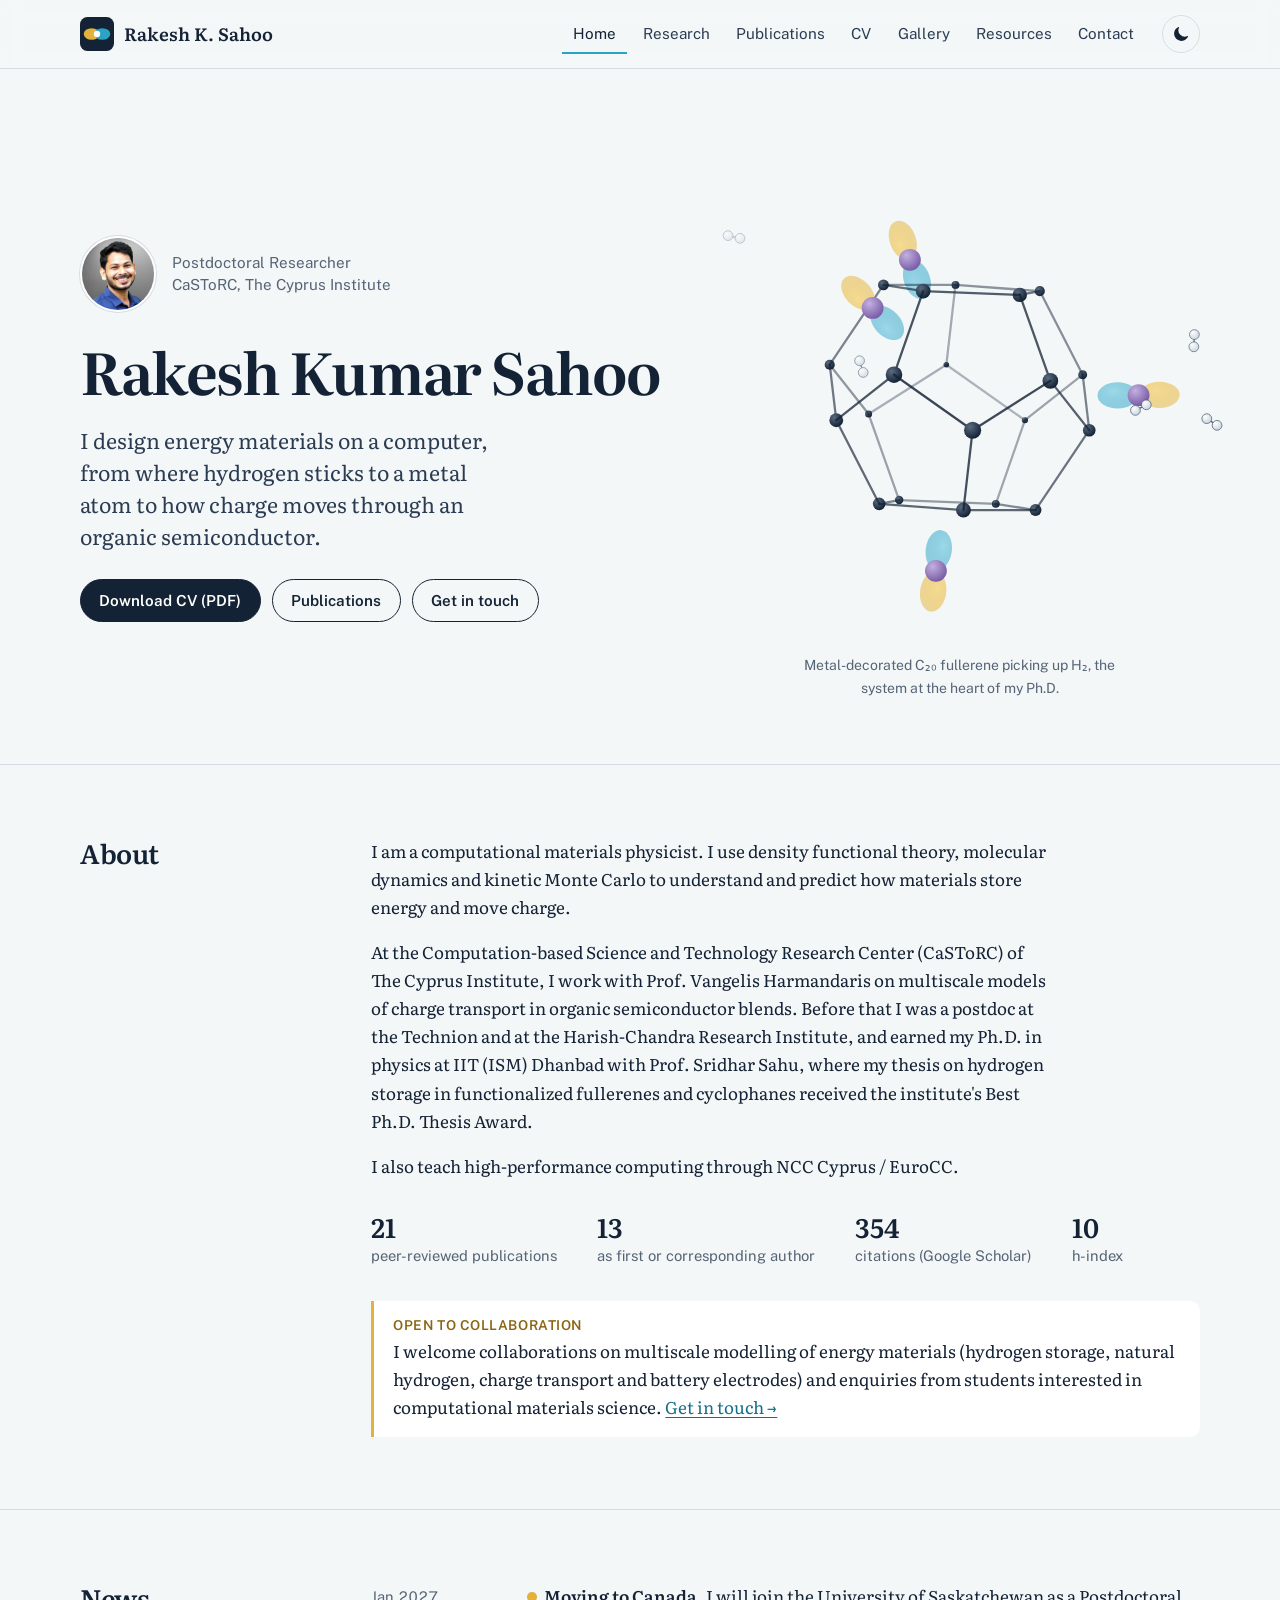
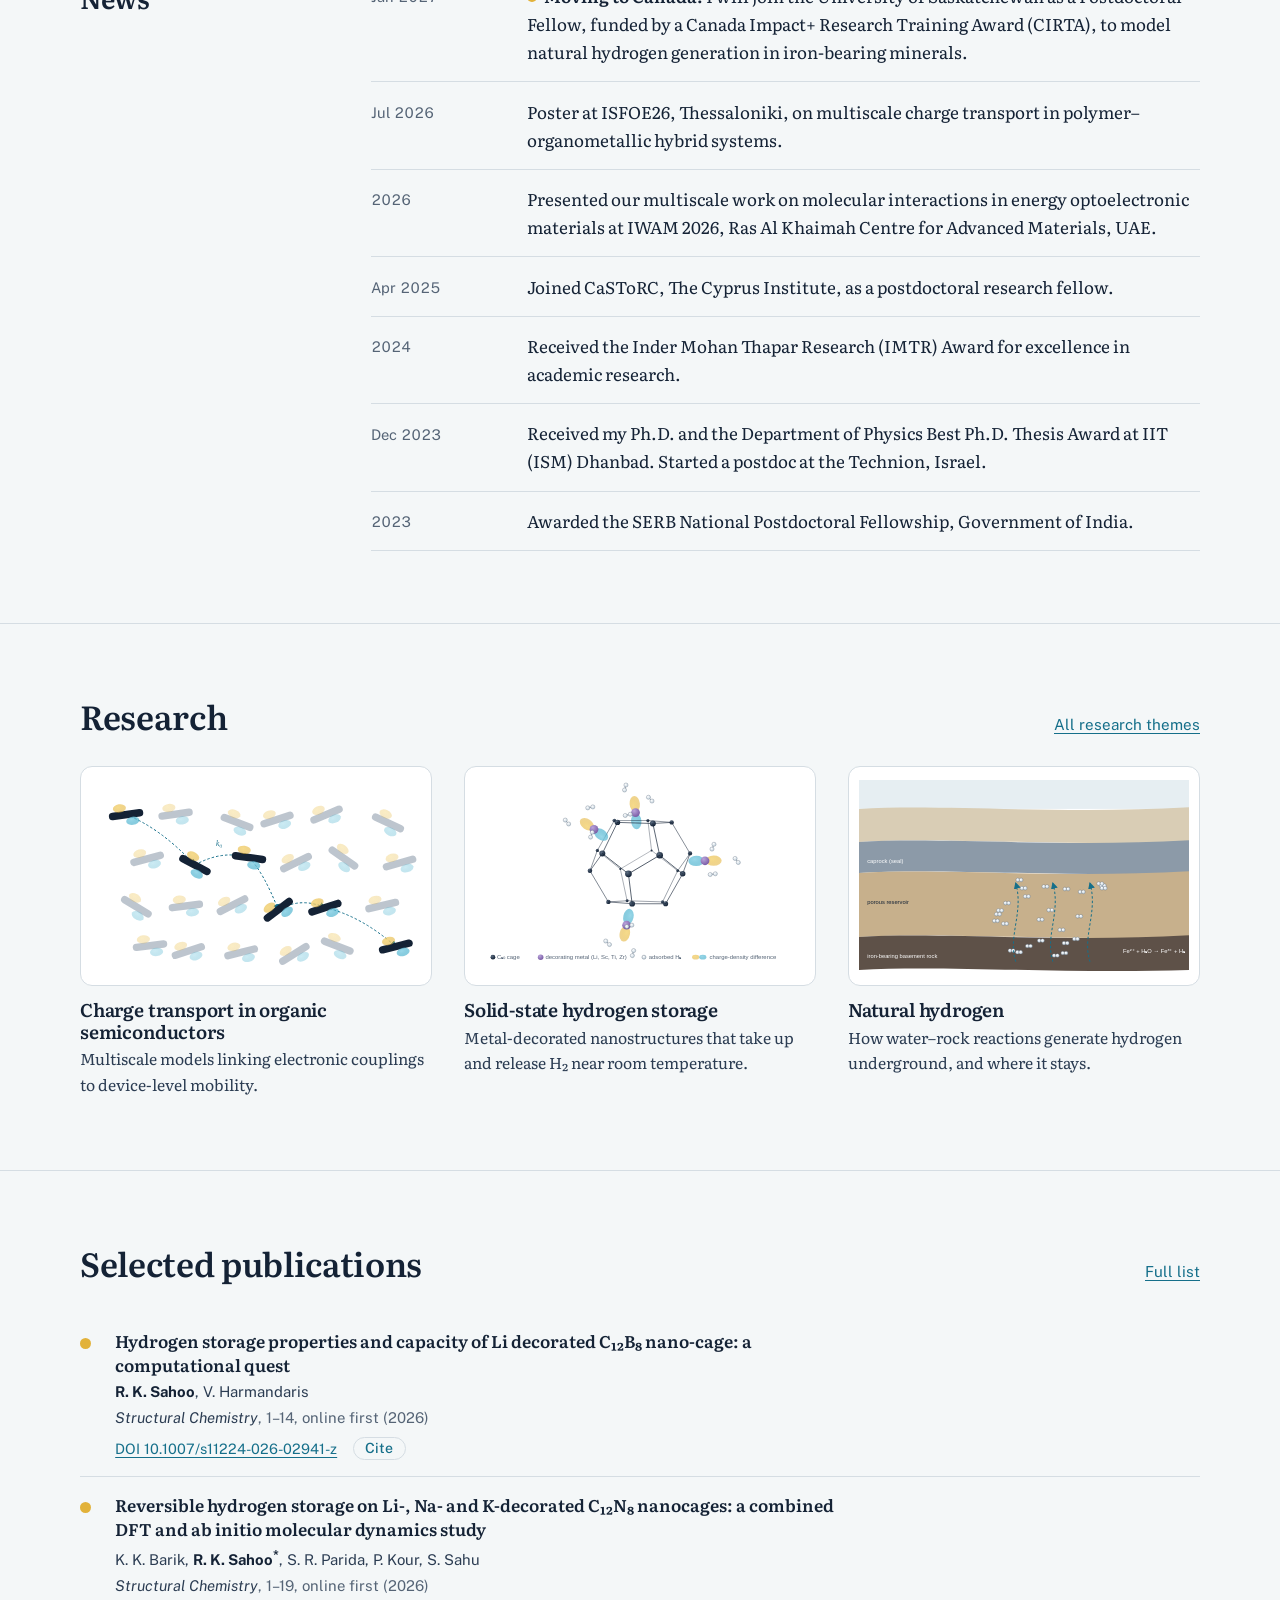
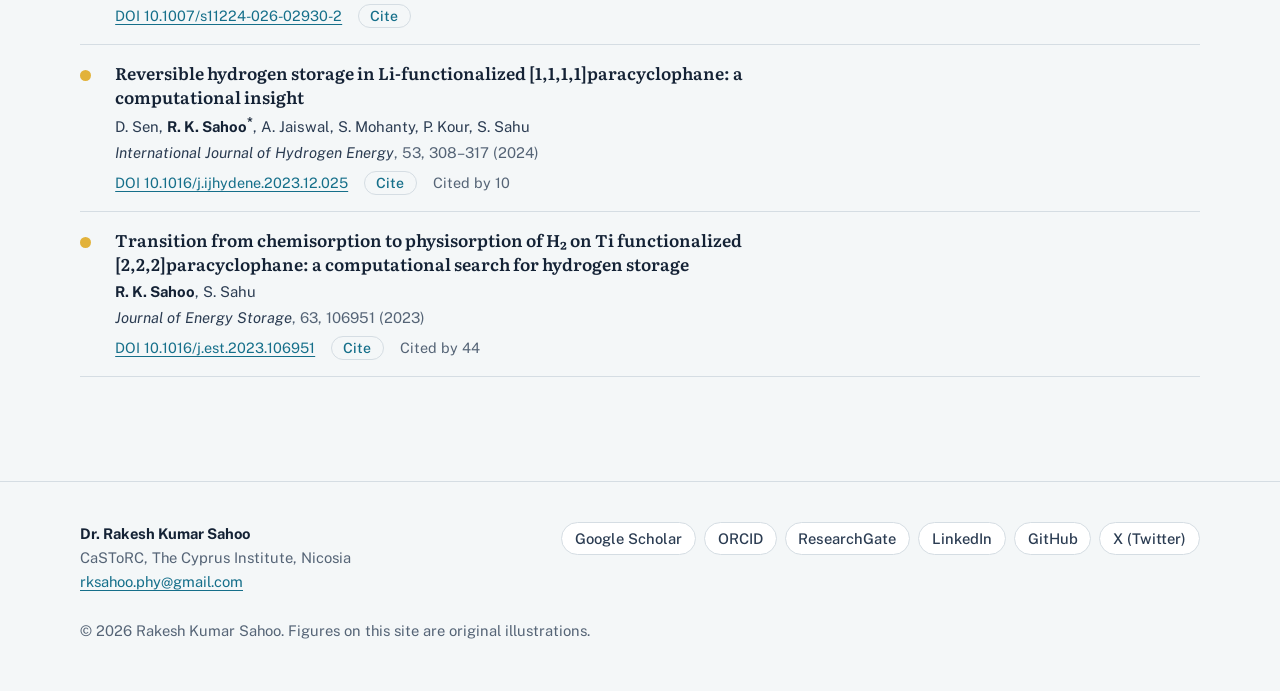
<file: index.html>
<!doctype html>
<html lang="en">
<head>
<meta charset="utf-8">
<meta name="viewport" content="width=device-width, initial-scale=1">
<title>Rakesh Kumar Sahoo</title>
<meta name="description" content="Dr. Rakesh Kumar Sahoo, computational materials physicist: hydrogen storage, charge transport and DFT simulations of energy materials.">
<link rel="canonical" href="https://rksahoophy.github.io/">
<meta property="og:type" content="website">
<meta property="og:title" content="Rakesh Kumar Sahoo">
<meta property="og:description" content="Dr. Rakesh Kumar Sahoo, computational materials physicist: hydrogen storage, charge transport and DFT simulations of energy materials.">
<meta property="og:url" content="https://rksahoophy.github.io/">
<meta property="og:image" content="https://rksahoophy.github.io/assets/img/og-image.png">
<meta name="twitter:card" content="summary_large_image">
<link rel="icon" href="favicon.svg" type="image/svg+xml">
<link rel="apple-touch-icon" href="assets/img/apple-touch-icon.png">
<link rel="preconnect" href="https://fonts.googleapis.com">
<link rel="preconnect" href="https://fonts.gstatic.com" crossorigin>
<link href="https://fonts.googleapis.com/css2?family=Literata:ital,opsz,wght@0,7..72,400..700;1,7..72,400&family=Public+Sans:wght@400;500;600;700&display=swap" rel="stylesheet">
<script>try{var t=localStorage.getItem("theme");if(t==="dark"||t==="light")document.documentElement.setAttribute("data-theme",t)}catch(e){}</script>
<link rel="stylesheet" href="assets/css/style.css">
<script type="application/ld+json" id="ld-person"></script>
<script src="assets/js/main.js" defer></script><script src="assets/js/publications.js" defer></script>
</head>
<body>
<a class="skip" href="#main">Skip to content</a>
<header class="site-header">
  <div class="wrap">
    <a class="brand" href="index.html"><svg viewBox="0 0 64 64" aria-hidden="true"><rect width="64" height="64" rx="14" fill="#142235"/><ellipse cx="22" cy="32" rx="15" ry="11" fill="#E2B23A"/><ellipse cx="42" cy="32" rx="15" ry="11" fill="#2BA3C4"/><circle cx="32" cy="32" r="6" fill="#fff"/></svg><span>Rakesh K. Sahoo</span></a>
    <button class="nav-toggle" aria-expanded="false" aria-controls="site-nav">Menu</button>
    <nav id="site-nav" class="nav" aria-label="Main"><a href="index.html" aria-current="page">Home</a><a href="research.html">Research</a><a href="publications.html">Publications</a><a href="cv.html">CV</a><a href="gallery.html">Gallery</a><a href="resources.html">Resources</a><a href="contact.html">Contact</a></nav>
    <button class="theme-toggle" type="button" aria-label="Switch between light and dark mode" title="Light / dark mode"><svg class="i-moon" viewBox="0 0 24 24" aria-hidden="true"><path fill="currentColor" d="M20.7 14.6A8.5 8.5 0 0 1 9.4 3.3a.6.6 0 0 0-.8-.7A9.7 9.7 0 1 0 21.4 15.4a.6.6 0 0 0-.7-.8z"/></svg><svg class="i-sun" viewBox="0 0 24 24" aria-hidden="true"><g fill="none" stroke="currentColor" stroke-width="2" stroke-linecap="round"><circle cx="12" cy="12" r="4.2"/><path d="M12 2.5v2.2M12 19.3v2.2M2.5 12h2.2M19.3 12h2.2M5.3 5.3l1.6 1.6M17.1 17.1l1.6 1.6M5.3 18.7l1.6-1.6M17.1 6.9l1.6-1.6"/></g></svg></button>
  </div>
</header>
<main id="main">

<section class="hero">
  <div class="wrap">
    <div>
      <div class="hero-id">
        <img class="portrait" src="assets/img/photos/profile.jpg" data-fallback="https://sites.google.com/sitesv-images-rt/[base64]w1280" alt="Portrait of Rakesh Kumar Sahoo" decoding="async">
        <span data-site="position-affiliation"></span>
      </div>
      <h1>Rakesh Kumar Sahoo</h1>
      <p class="lede" data-site="lede"></p>
      <div class="actions">
        <a class="btn primary" href="assets/cv/CV_Rakesh_K_Sahoo.pdf">Download CV (PDF)</a>
        <a class="btn" href="publications.html">Publications</a>
        <a class="btn" href="contact.html">Get in touch</a>
      </div>
    </div>
    <figure class="molecule-stage" style="margin:0">
      <svg id="molecule" role="img" aria-labelledby="mol-cap"></svg>
      <figcaption id="mol-cap" class="molecule-caption">Metal-decorated C₂₀ fullerene picking up H₂, the system at the heart of my Ph.D.</figcaption>
    </figure>
  </div>
</section>

<section class="section">
  <div class="wrap two-col">
    <h2>About</h2>
    <div>
      <div data-site-about></div>
      <ul class="facts">
        <li><b data-pubcount="all">21</b><span>peer-reviewed publications</span></li>
        <li><b data-pubcount="first">12</b><span>as first or corresponding author</span></li>
        <li><b data-scholar="citations">354</b><span>citations (Google Scholar)</span></li>
        <li><b data-scholar="h">10</b><span>h-index</span></li>
      </ul>
      <p class="open-to"><span class="open-to-label">Open to collaboration</span><span data-site="openTo"></span> <a href="contact.html">Get in touch →</a></p>
    </div>
  </div>
</section>

<section class="section">
  <div class="wrap two-col">
    <h2>News</h2>
    <ol class="timeline" data-list="news"></ol>
  </div>
</section>

<section class="section">
  <div class="wrap">
    <div class="section-head"><h2>Research</h2><a href="research.html">All research themes</a></div>
    <div class="compact-themes">
      <a href="research.html#charge-transport"><img src="assets/img/figures/charge-transport.svg" alt="Charge carriers hopping between conjugated polymer segments"><h3>Charge transport in organic semiconductors</h3><p>Multiscale models linking electronic couplings to device-level mobility.</p></a>
      <a href="research.html#hydrogen-storage"><img src="assets/img/figures/hydrogen-storage.svg" alt="Metal-decorated C20 cage with adsorbed hydrogen molecules"><h3>Solid-state hydrogen storage</h3><p>Metal-decorated nanostructures that take up and release H₂ near room temperature.</p></a>
      <a href="research.html#natural-hydrogen"><img src="assets/img/figures/natural-hydrogen.svg" alt="Cross-section of rock layers with hydrogen rising beneath a seal"><h3>Natural hydrogen</h3><p>How water–rock reactions generate hydrogen underground, and where it stays.</p></a>
    </div>
  </div>
</section>

<section class="section">
  <div class="wrap">
    <div class="section-head"><h2>Selected publications</h2><a href="publications.html">Full list</a></div>
    <ol class="pub-list" id="selected-pubs"></ol>
  </div>
</section>

</main>
<footer class="site-footer" data-site-footer></footer>
</body>
</html>
</file>
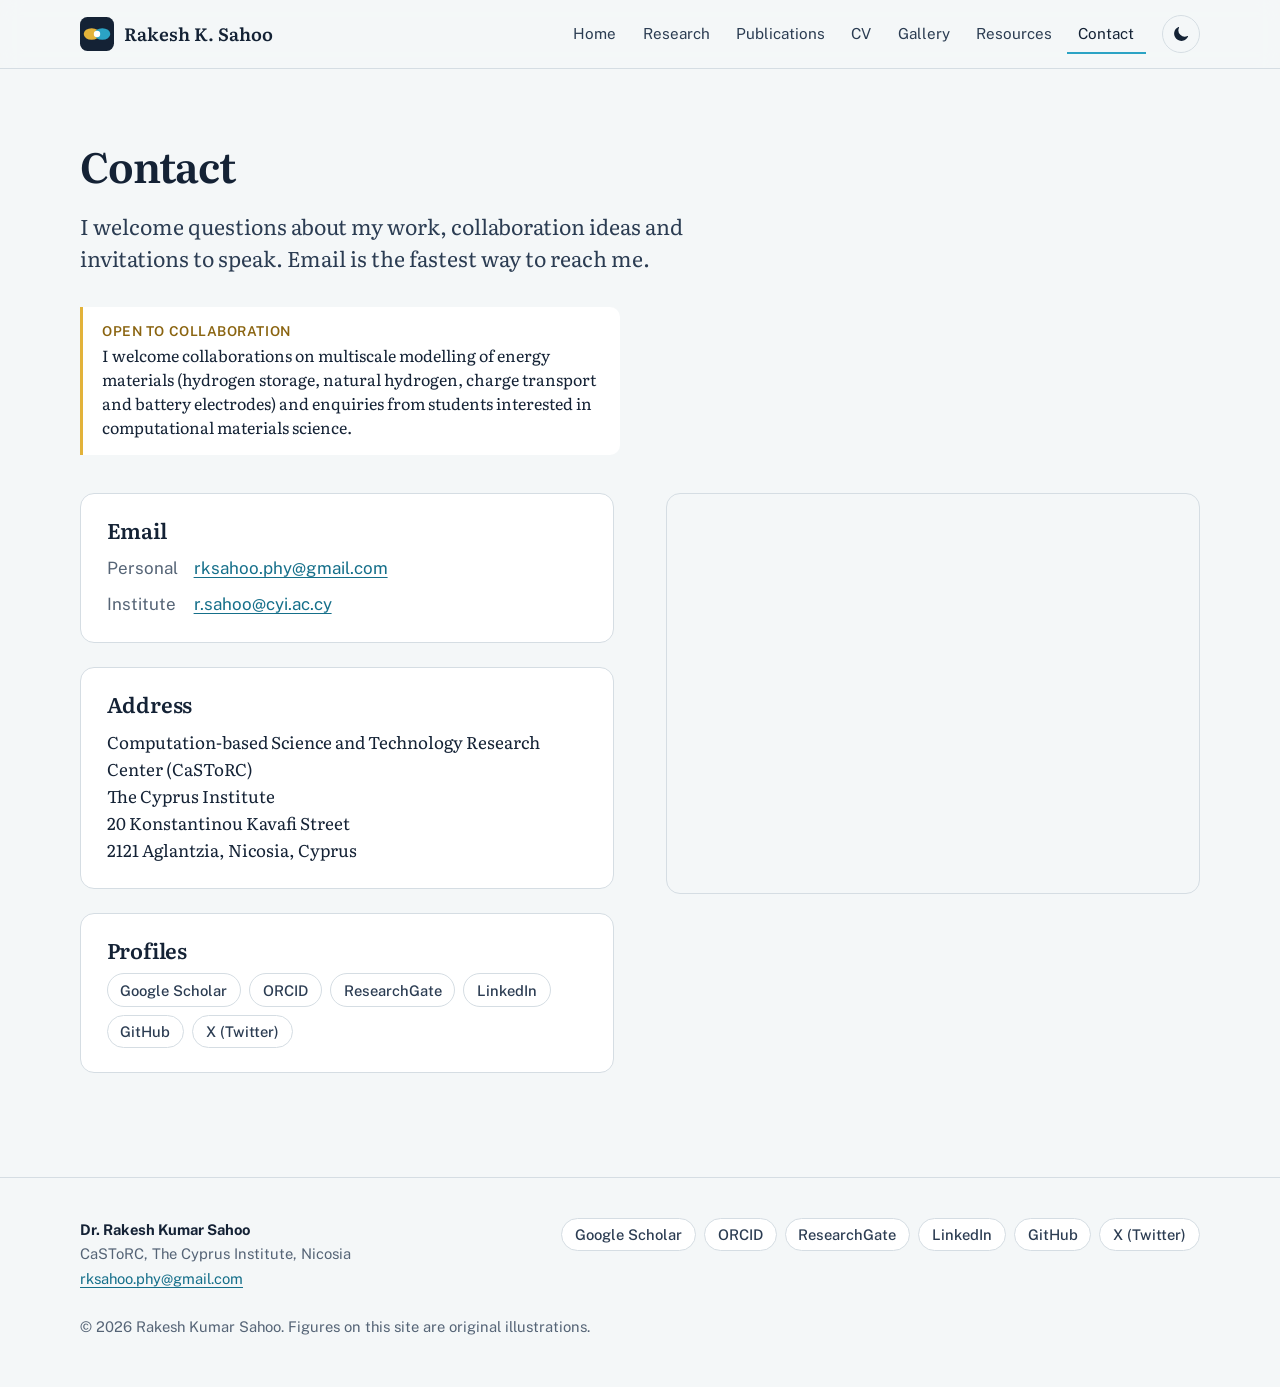
<file: contact.html>
<!doctype html>
<html lang="en">
<head>
<meta charset="utf-8">
<meta name="viewport" content="width=device-width, initial-scale=1">
<title>Contact | Rakesh Kumar Sahoo</title>
<meta name="description" content="Contact Dr. Rakesh Kumar Sahoo: e-mail, postal address and research profiles.">
<link rel="canonical" href="https://rksahoophy.github.io/contact.html">
<meta property="og:type" content="website">
<meta property="og:title" content="Contact | Rakesh Kumar Sahoo">
<meta property="og:description" content="Contact Dr. Rakesh Kumar Sahoo: e-mail, postal address and research profiles.">
<meta property="og:url" content="https://rksahoophy.github.io/contact.html">
<meta property="og:image" content="https://rksahoophy.github.io/assets/img/og-image.png">
<meta name="twitter:card" content="summary_large_image">
<link rel="icon" href="favicon.svg" type="image/svg+xml">
<link rel="apple-touch-icon" href="assets/img/apple-touch-icon.png">
<link rel="preconnect" href="https://fonts.googleapis.com">
<link rel="preconnect" href="https://fonts.gstatic.com" crossorigin>
<link href="https://fonts.googleapis.com/css2?family=Literata:ital,opsz,wght@0,7..72,400..700;1,7..72,400&family=Public+Sans:wght@400;500;600;700&display=swap" rel="stylesheet">
<script>try{var t=localStorage.getItem("theme");if(t==="dark"||t==="light")document.documentElement.setAttribute("data-theme",t)}catch(e){}</script>
<link rel="stylesheet" href="assets/css/style.css">

<script src="assets/js/main.js" defer></script>
</head>
<body>
<a class="skip" href="#main">Skip to content</a>
<header class="site-header">
  <div class="wrap">
    <a class="brand" href="index.html"><svg viewBox="0 0 64 64" aria-hidden="true"><rect width="64" height="64" rx="14" fill="#142235"/><ellipse cx="22" cy="32" rx="15" ry="11" fill="#E2B23A"/><ellipse cx="42" cy="32" rx="15" ry="11" fill="#2BA3C4"/><circle cx="32" cy="32" r="6" fill="#fff"/></svg><span>Rakesh K. Sahoo</span></a>
    <button class="nav-toggle" aria-expanded="false" aria-controls="site-nav">Menu</button>
    <nav id="site-nav" class="nav" aria-label="Main"><a href="index.html">Home</a><a href="research.html">Research</a><a href="publications.html">Publications</a><a href="cv.html">CV</a><a href="gallery.html">Gallery</a><a href="resources.html">Resources</a><a href="contact.html" aria-current="page">Contact</a></nav>
    <button class="theme-toggle" type="button" aria-label="Switch between light and dark mode" title="Light / dark mode"><svg class="i-moon" viewBox="0 0 24 24" aria-hidden="true"><path fill="currentColor" d="M20.7 14.6A8.5 8.5 0 0 1 9.4 3.3a.6.6 0 0 0-.8-.7A9.7 9.7 0 1 0 21.4 15.4a.6.6 0 0 0-.7-.8z"/></svg><svg class="i-sun" viewBox="0 0 24 24" aria-hidden="true"><g fill="none" stroke="currentColor" stroke-width="2" stroke-linecap="round"><circle cx="12" cy="12" r="4.2"/><path d="M12 2.5v2.2M12 19.3v2.2M2.5 12h2.2M19.3 12h2.2M5.3 5.3l1.6 1.6M17.1 17.1l1.6 1.6M5.3 18.7l1.6-1.6M17.1 6.9l1.6-1.6"/></g></svg></button>
  </div>
</header>
<main id="main">

<section class="page-head"><div class="wrap">
  <h1>Contact</h1>
  <p>I welcome questions about my work, collaboration ideas and invitations to speak. Email is the fastest way to reach me.</p>
  <p class="open-to"><span class="open-to-label">Open to collaboration</span><span data-site="openTo"></span></p>
</div></section>
<section class="section" style="border-top:0;padding-top:0"><div class="wrap contact-grid">
  <div style="display:grid;gap:1.5rem;align-content:start">
    <div class="contact-block">
      <h2>Email</h2>
      <dl data-site-emails></dl>
    </div>
    <div class="contact-block">
      <h2>Address</h2>
      <address data-site-address></address>
    </div>
    <div class="contact-block">
      <h2>Profiles</h2>
      <ul class="profiles" data-site-profiles></ul>
    </div>
  </div>
  <div data-site-map></div>
</div></section>

</main>
<footer class="site-footer" data-site-footer></footer>
</body>
</html>
</file>
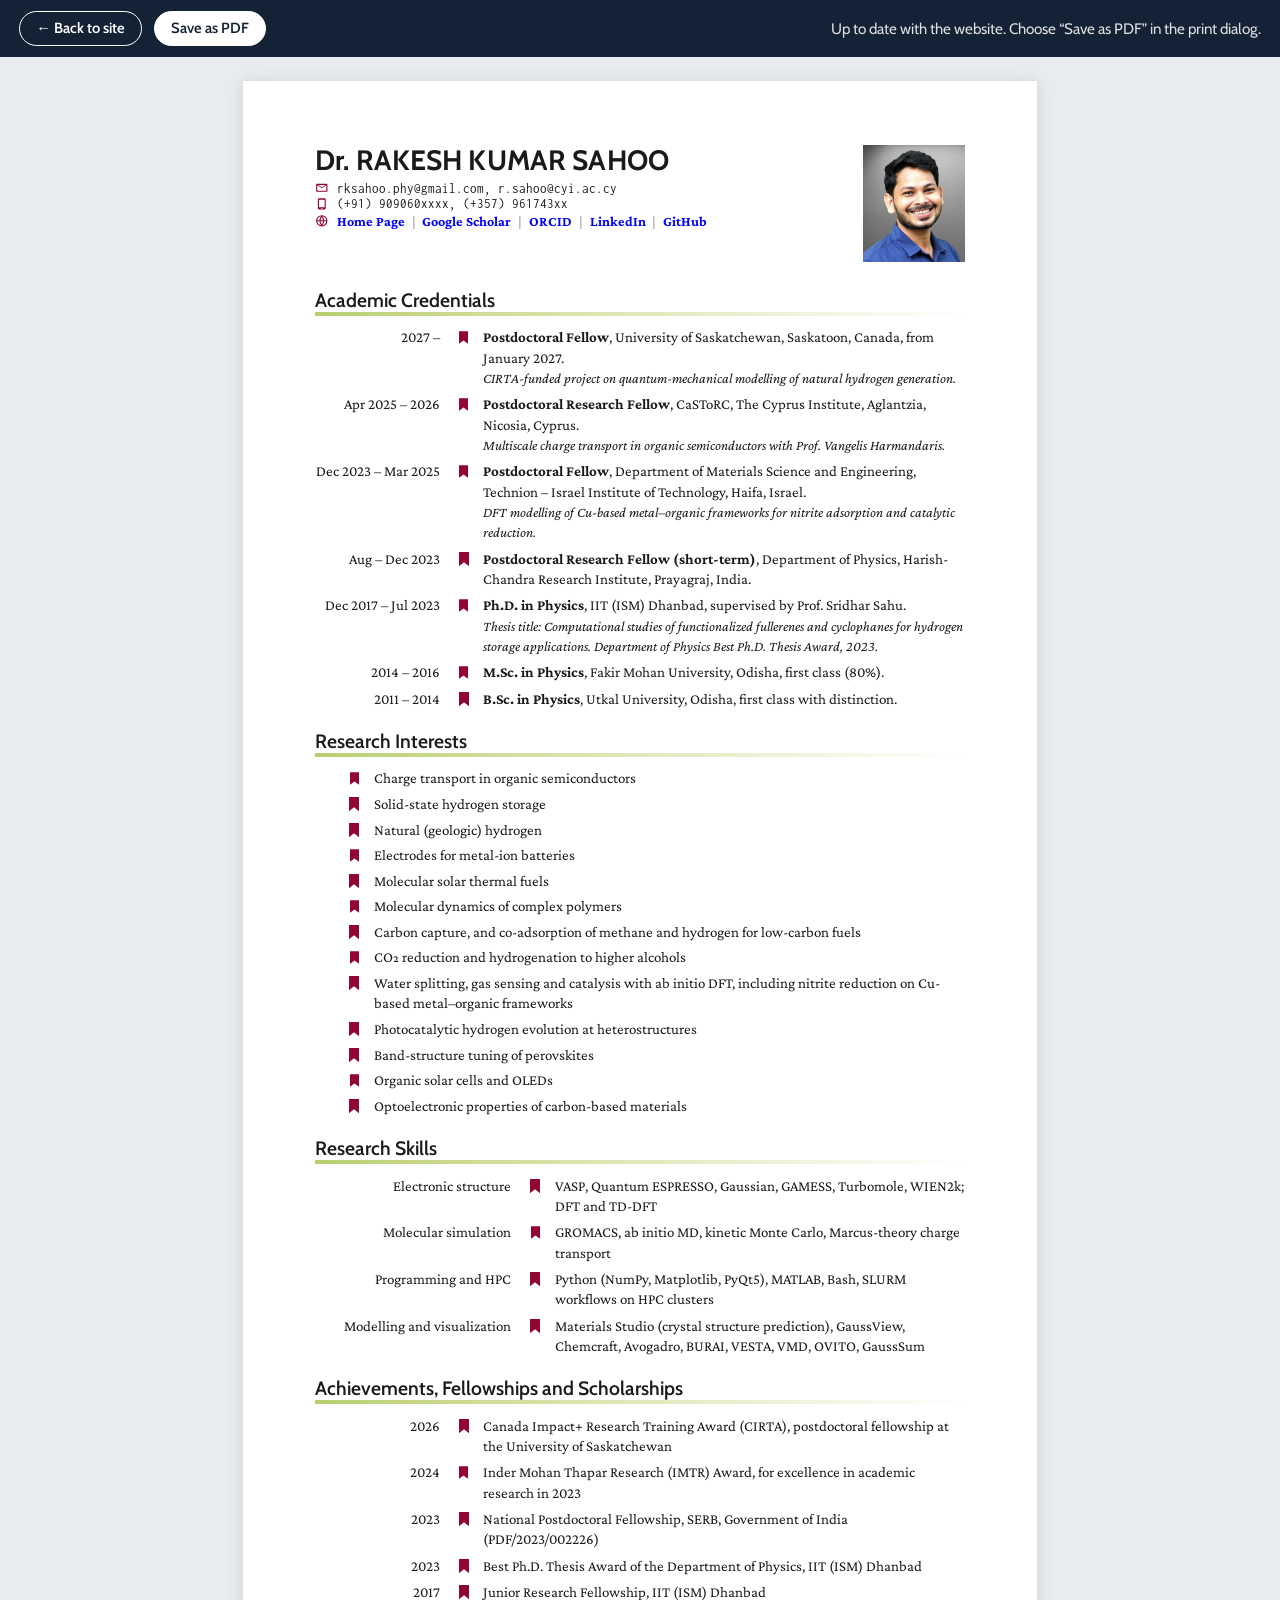
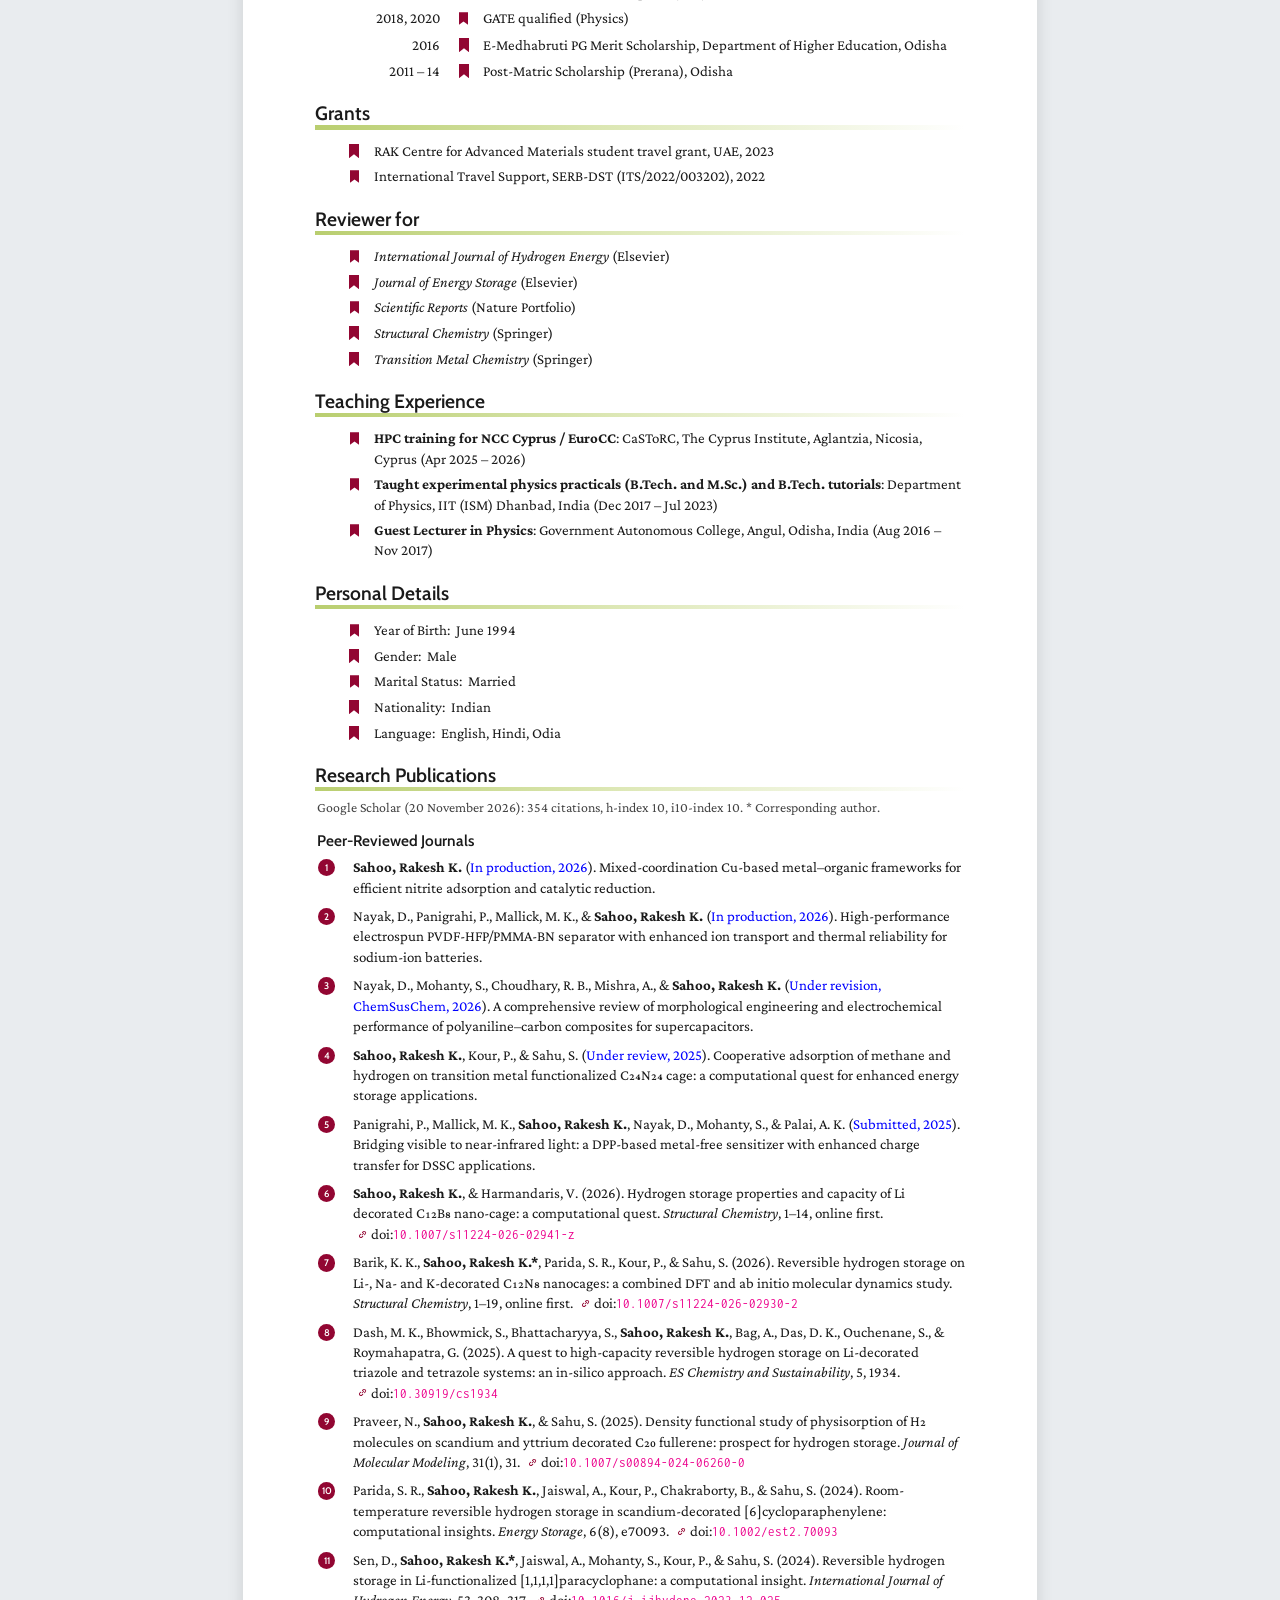
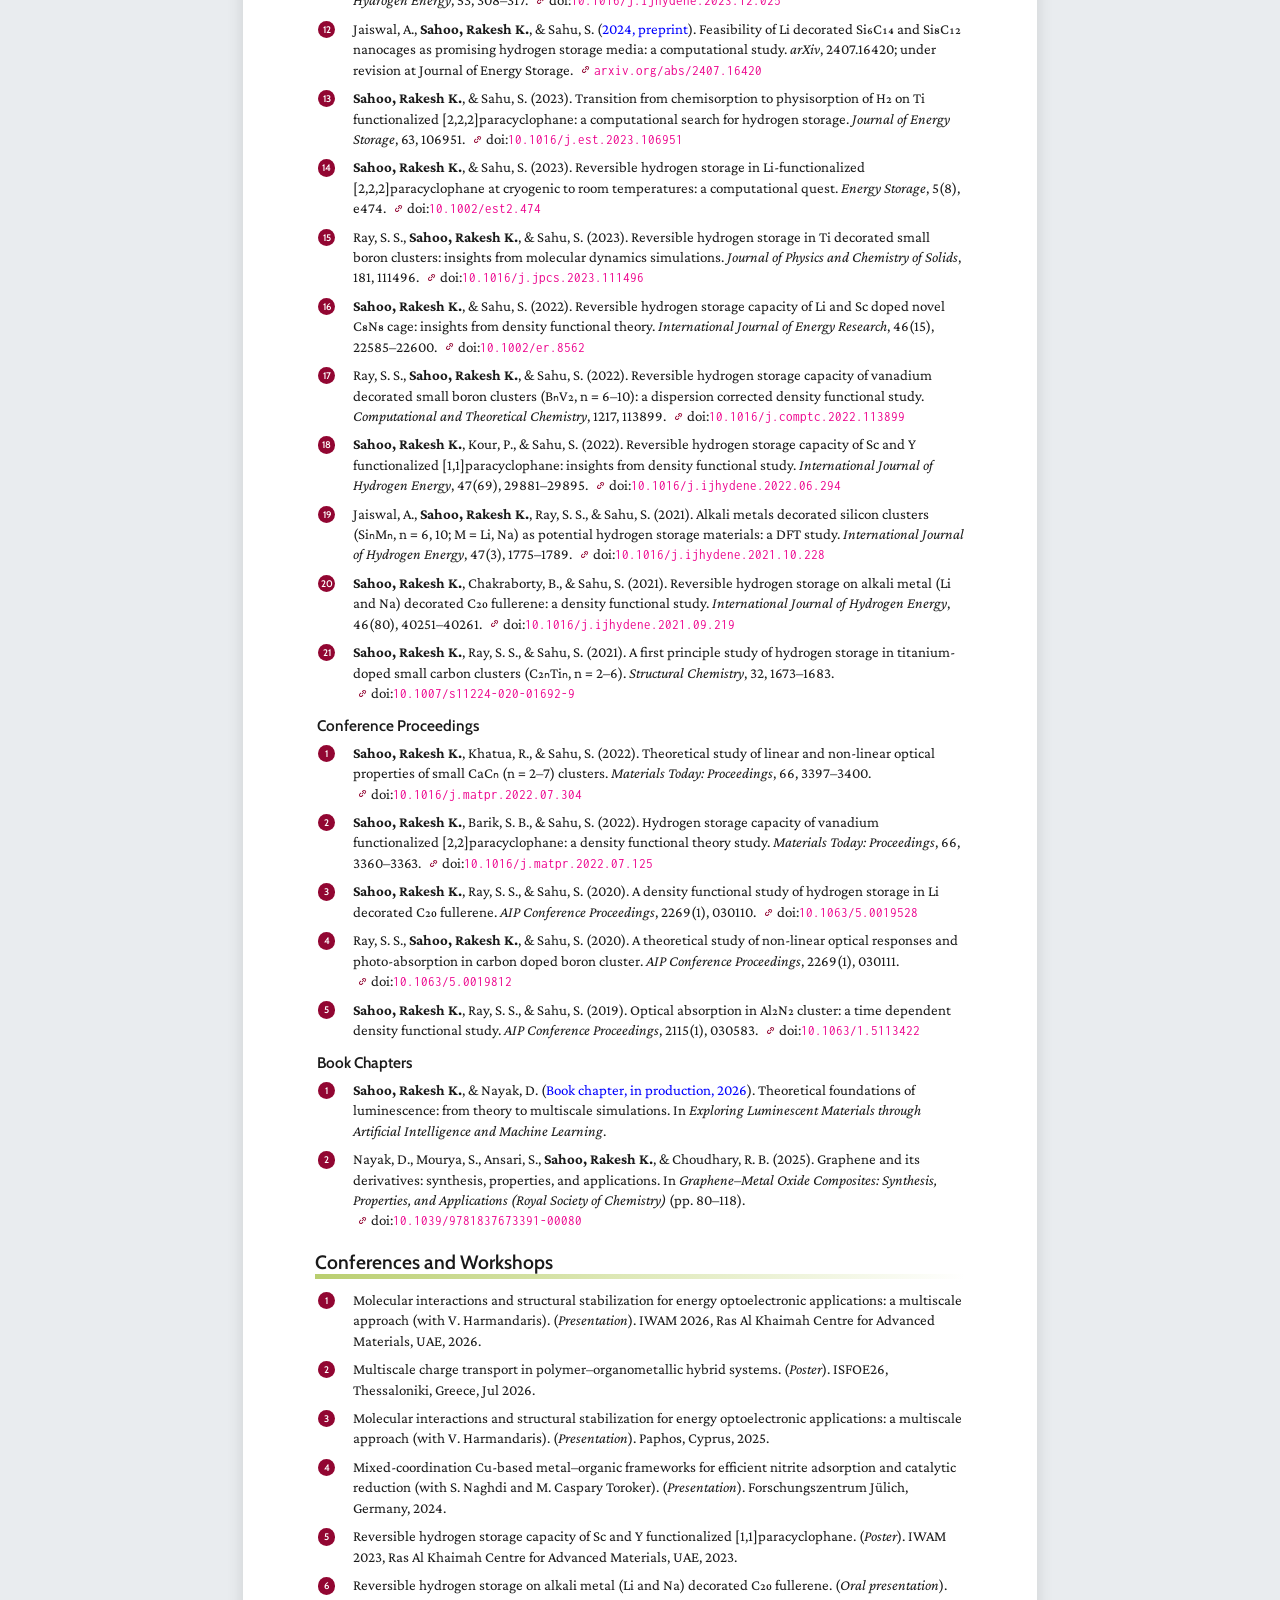
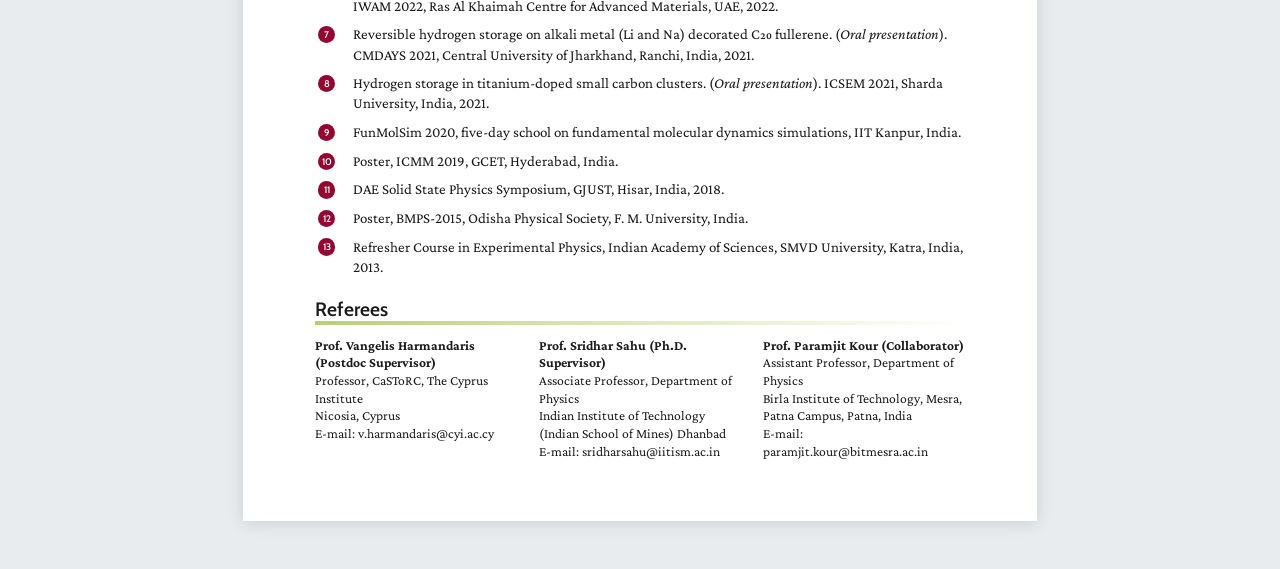
<file: cv-generate.html>
<!doctype html>
<html lang="en">
<head>
<meta charset="utf-8">
<meta name="viewport" content="width=device-width, initial-scale=1">
<title>CV_Rakesh_K_Sahoo</title>
<meta name="robots" content="noindex">
<link rel="icon" href="favicon.svg" type="image/svg+xml">
<link rel="preconnect" href="https://fonts.googleapis.com">
<link rel="preconnect" href="https://fonts.gstatic.com" crossorigin>
<link href="https://fonts.googleapis.com/css2?family=Cabin:wght@500;600;700&family=Crimson+Pro:ital,wght@0,400;0,600;0,700;1,400;1,600&family=Inconsolata:wght@400;500&display=swap" rel="stylesheet">
<style>
/* Layout modelled on the LaTeX (AltaCV-style) CV: Cabin headings with a fading
   green rule, Cochineal/Crimson body text, maroon bookmark bullets, numbered badges. */
:root {
  --accent: #920632;    /* bookmarks, badges, icons */
  --rule: #B9CE6F;      /* heading underline */
  --doi: #EC008C;       /* DOI text */
  --link: #0000FF;      /* status labels and links */
  --ink: #1A1A1A;
  --body: "Crimson Pro", "Cochineal", Georgia, serif;
  --head: "Cabin", "Helvetica Neue", Arial, sans-serif;
  --mono: "Inconsolata", "Courier New", monospace;
  --date-col: 33mm;
  --label-col: 52mm;
}
@page { size: A4; margin: 17mm 19mm 16mm; }
* { box-sizing: border-box; }
html { -webkit-print-color-adjust: exact; print-color-adjust: exact; }
body { margin: 0; background: #E9ECEF; color: var(--ink); font: 11.2pt/1.36 var(--body); }
a { color: inherit; text-decoration: none; }
sup { line-height: 0; }

/* ---------- screen toolbar ---------- */
.toolbar { position: sticky; top: 0; z-index: 5; display: flex; gap: .75rem; align-items: center; flex-wrap: wrap;
  padding: .7rem 1.2rem; background: #142235; color: #fff; font: 500 .95rem var(--head); }
.toolbar a, .toolbar button { font: 600 .92rem var(--head); color: #fff; background: transparent; border: 1.5px solid #fff;
  border-radius: 999px; padding: .45rem 1rem; cursor: pointer; }
.toolbar button.primary { background: #fff; color: #142235; }
.toolbar button:disabled { opacity: .5; cursor: wait; }
.toolbar .status { opacity: .85; font-weight: 400; margin-left: auto; }

.sheet { width: 210mm; min-height: 297mm; margin: 1.5rem auto 3rem; padding: 17mm 19mm 16mm; background: #fff;
  box-shadow: 0 2px 16px rgba(0,0,0,.12); }
@media screen and (max-width: 820px) { .sheet { width: auto; min-height: 0; margin: 0; padding: 6vw; box-shadow: none; } }
.error { font: 1rem/1.5 var(--head); color: #8A1C1C; background: #FDECEC; padding: 1rem 1.2rem; border-radius: 8px; }

@media print {
  body { background: #fff; }
  .toolbar { display: none; }
  .sheet { width: auto; min-height: 0; margin: 0; padding: 0; box-shadow: none; }
}

/* ---------- header ---------- */
.cv-head { display: flex; justify-content: space-between; align-items: flex-start; gap: 6mm; margin-bottom: 7mm; }
.cv-head h1 { font: 700 21pt/1.1 var(--head); margin: 0 0 1.5mm; letter-spacing: .005em; }
.contact { list-style: none; margin: 0; padding: 0; font-size: 10.5pt; }
.contact li { display: flex; align-items: center; gap: 2.2mm; margin: .4mm 0; }
.contact svg { width: 3.6mm; height: 3.6mm; fill: var(--accent); flex: none; }
.contact .mono { font: 9.6pt var(--mono); }
.contact .links { font-weight: 700; color: var(--link); }
.contact .links span + span::before { content: "|"; color: #888; font-weight: 400; margin: 0 1.8mm; }
.photo { width: 27mm; height: 31mm; object-fit: cover; object-position: center 25%; flex: none; }

/* ---------- sections ---------- */
h2.sec { font: 600 14.5pt/1.2 var(--head); margin: 5.5mm 0 3mm; padding-bottom: 1.1mm; position: relative;
  break-after: avoid; page-break-after: avoid; }
h2.sec::after { content: ""; position: absolute; left: 0; right: 0; bottom: 0; height: 1.1mm;
  background: linear-gradient(to right, var(--rule) 0%, #DCE7B4 45%, rgba(255,255,255,0) 100%); }
h3.sub { font: 600 11.5pt var(--head); margin: 3.5mm 0 2mm .6mm; break-after: avoid; page-break-after: avoid; }
section { break-inside: auto; }

.bm { position: relative; padding-left: 6.5mm; }
.bm::before { content: ""; position: absolute; left: 0; top: .9mm; width: 2.7mm; height: 3.6mm;
  background: url("data:image/svg+xml,%3Csvg xmlns='http://www.w3.org/2000/svg' viewBox='0 0 10 14'%3E%3Cpath d='M0 0h10v14L5 10.2 0 14z' fill='%23920632'/%3E%3C/svg%3E") no-repeat center / contain; }

/* dated rows: date | bookmark + text */
.rows { display: grid; grid-template-columns: var(--date-col) 1fr; column-gap: 5mm; row-gap: 1.6mm; }
.rows.wide { grid-template-columns: var(--label-col) 1fr; }
.rows > .k { text-align: right; white-space: nowrap; font-variant-numeric: lining-nums; }
.rows.wide > .k { white-space: normal; }
.rows > .v { break-inside: avoid; }
.rows .note { font-style: italic; font-size: 10.6pt; }

ul.list { list-style: none; margin: 0 0 0 9mm; padding: 0; display: grid; gap: 1.4mm; }

/* numbered entries */
ol.num { list-style: none; margin: 0; padding: 0; counter-reset: n; display: grid; gap: 2.2mm; }
ol.num > li { counter-increment: n; position: relative; padding-left: 10mm; break-inside: avoid; }
ol.num > li::before { content: counter(n); position: absolute; left: .8mm; top: .5mm; width: 4.6mm; height: 4.6mm;
  border-radius: 50%; background: var(--accent); color: #fff; font: 600 7.2pt/4.6mm var(--head); text-align: center; }
.me { font-weight: 700; }
.state { color: var(--link); }
.doi { white-space: nowrap; }
.doi svg { width: 2.9mm; height: 2.9mm; fill: var(--accent); vertical-align: -.2mm; margin: 0 .8mm 0 1.2mm; }
.doi code { font: 9.4pt var(--mono); color: var(--doi); }
.metrics { font-size: 10.4pt; color: #444; margin: -1mm 0 1mm .6mm; }

/* referees */
.refs { display: grid; grid-template-columns: repeat(3, minmax(0, 1fr)); gap: 3.5mm 6mm; font-size: 10.2pt; break-inside: avoid; }
.refs div { break-inside: avoid; line-height: 1.3; }
@media screen and (max-width: 820px) { .refs { grid-template-columns: 1fr; } }
.refs b { display: block; }
</style>
</head>
<body>
<div class="toolbar">
  <a href="cv.html">← Back to site</a>
  <button type="button" class="primary" id="save" disabled>Save as PDF</button>
  <span class="status" id="status">Collecting data from the website…</span>
</div>
<main class="sheet" id="cv"></main>

<script src="assets/js/cv-details.js"></script>
<script src="assets/js/publications.js"></script>
<script src="assets/js/cv-generate.js"></script>
</body>
</html>
</file>
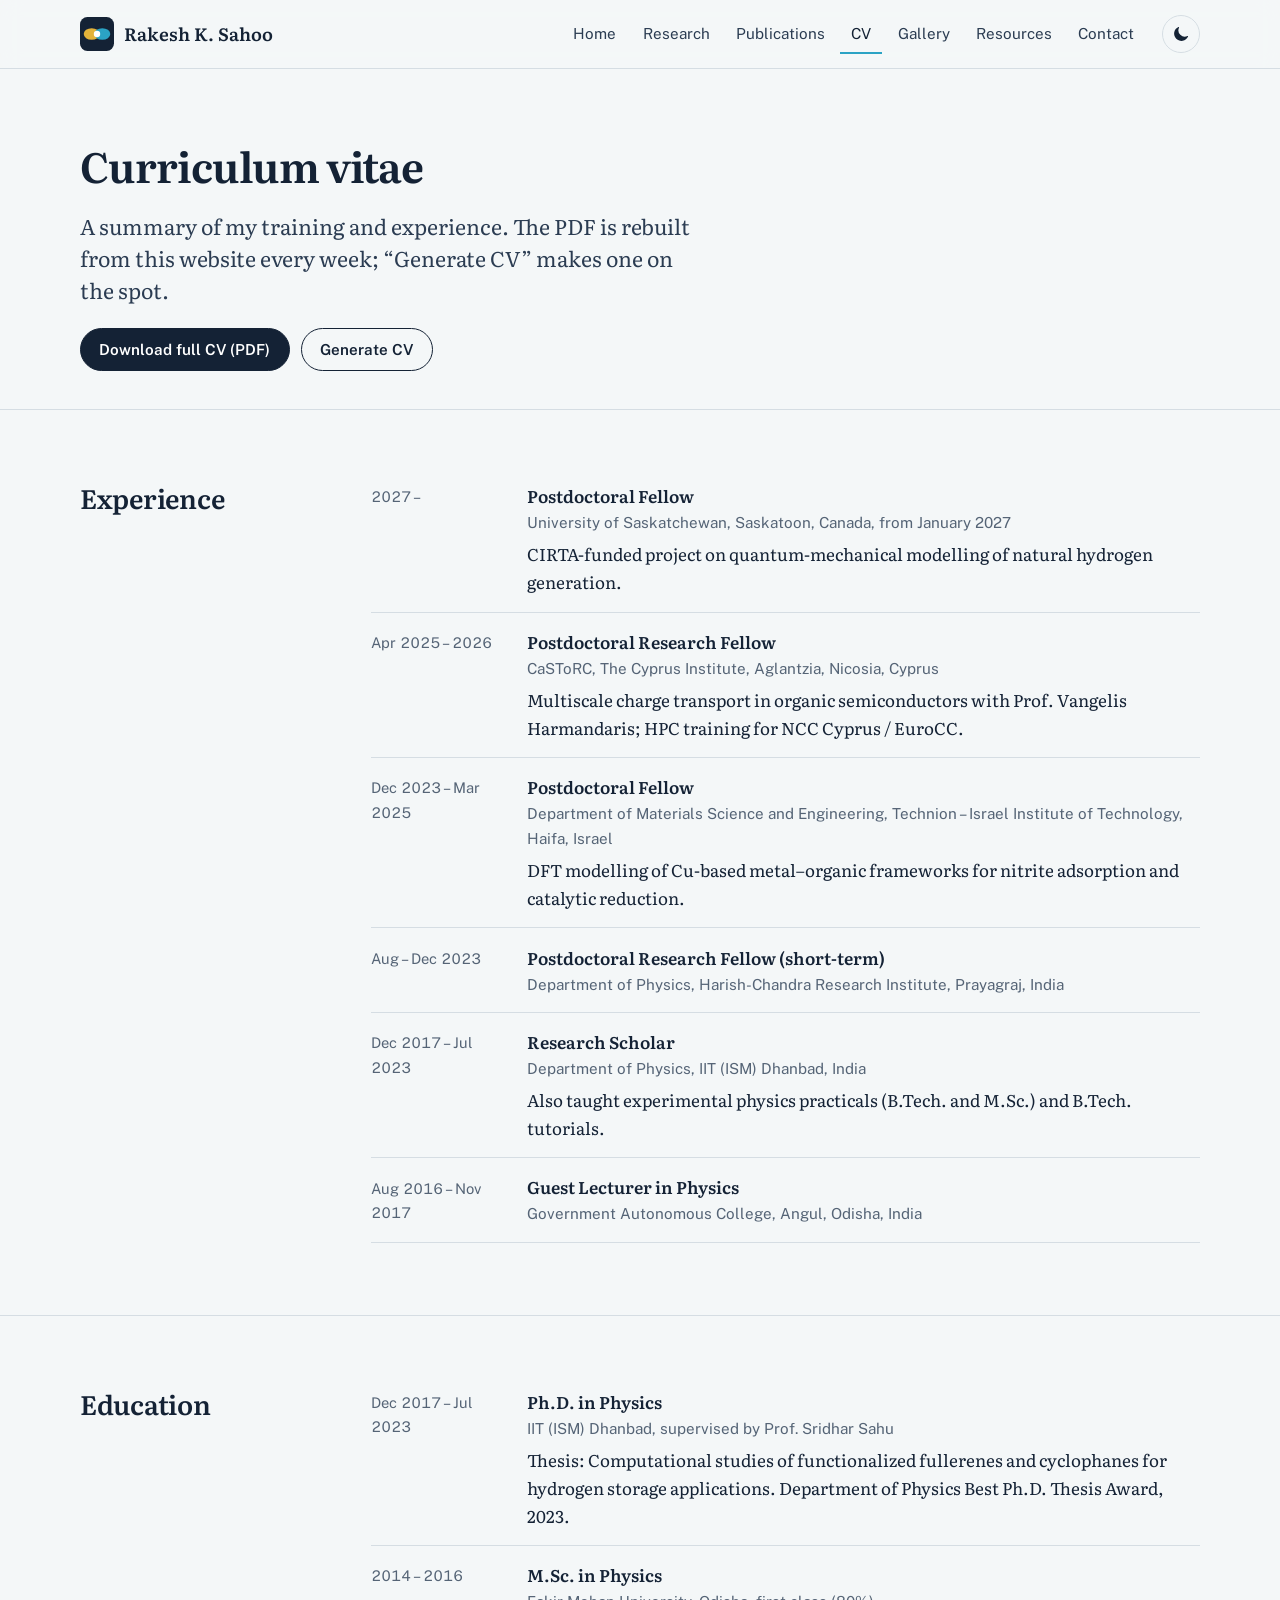
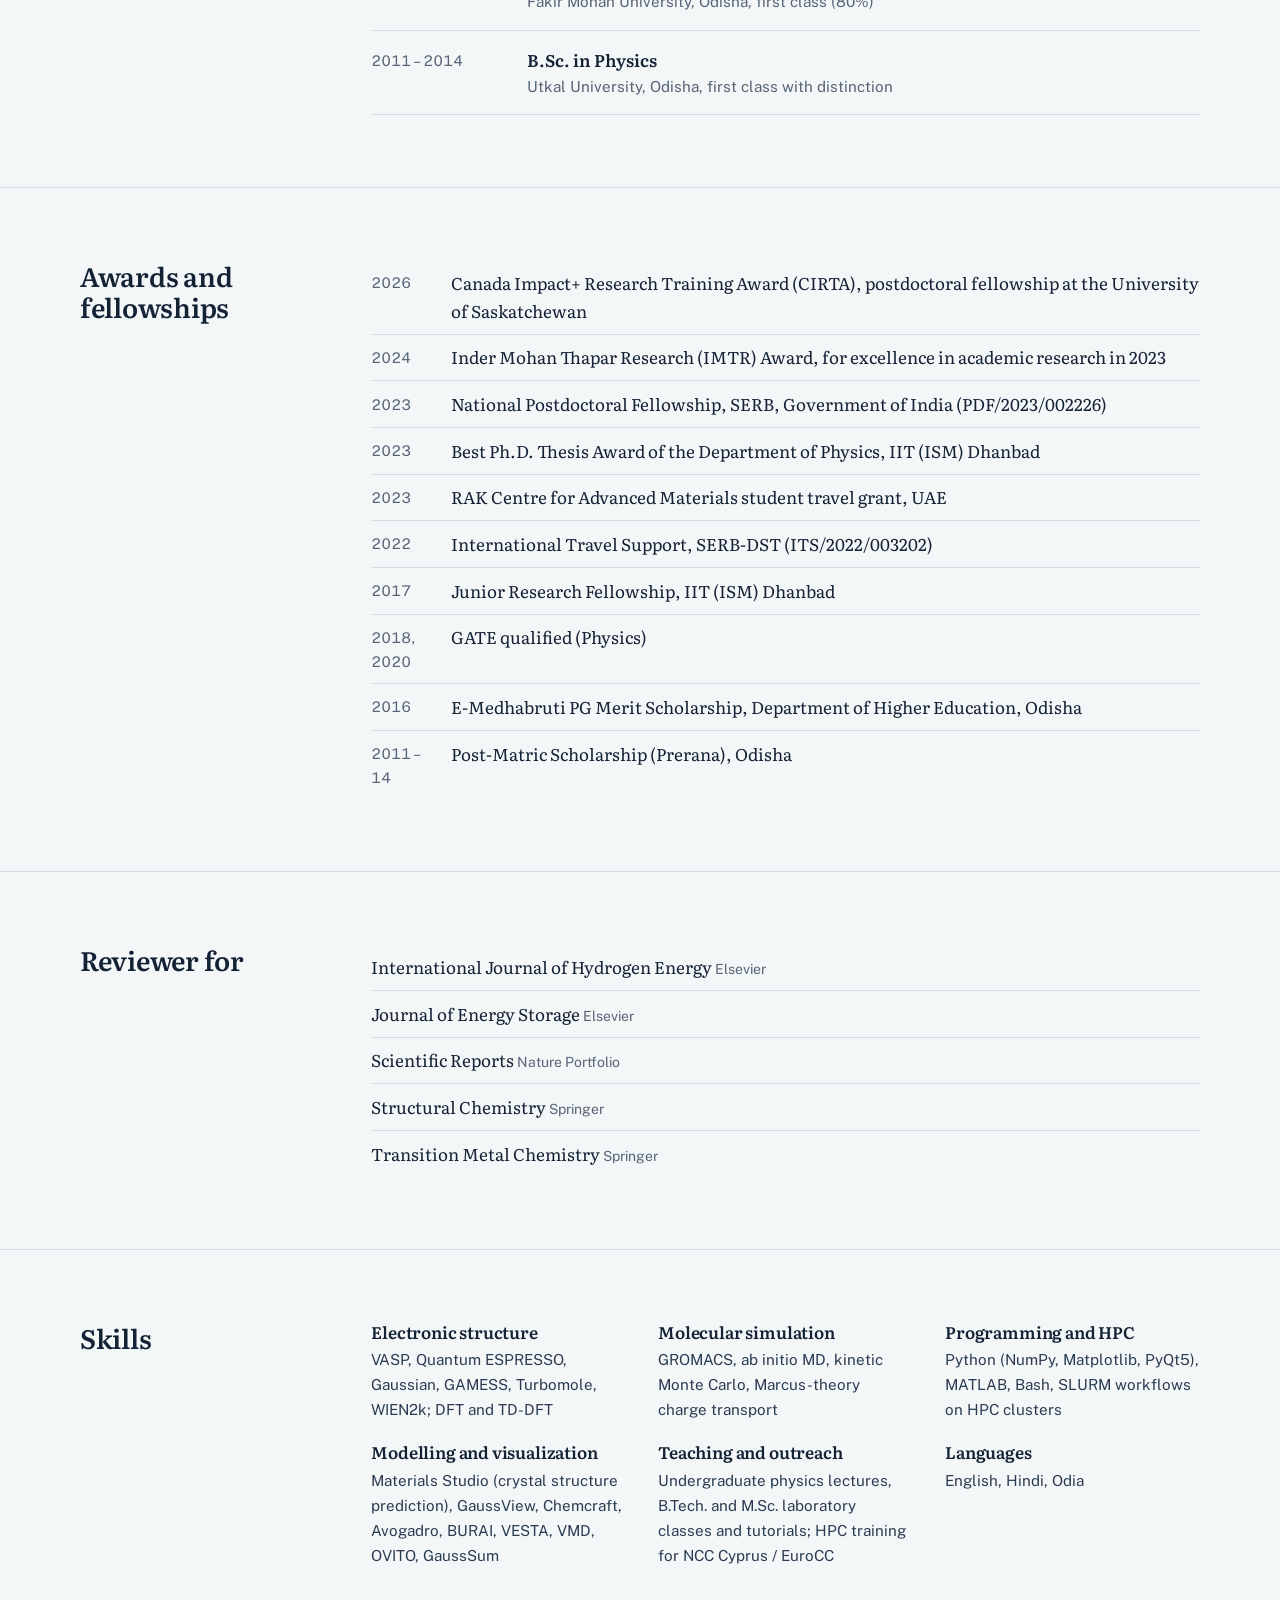
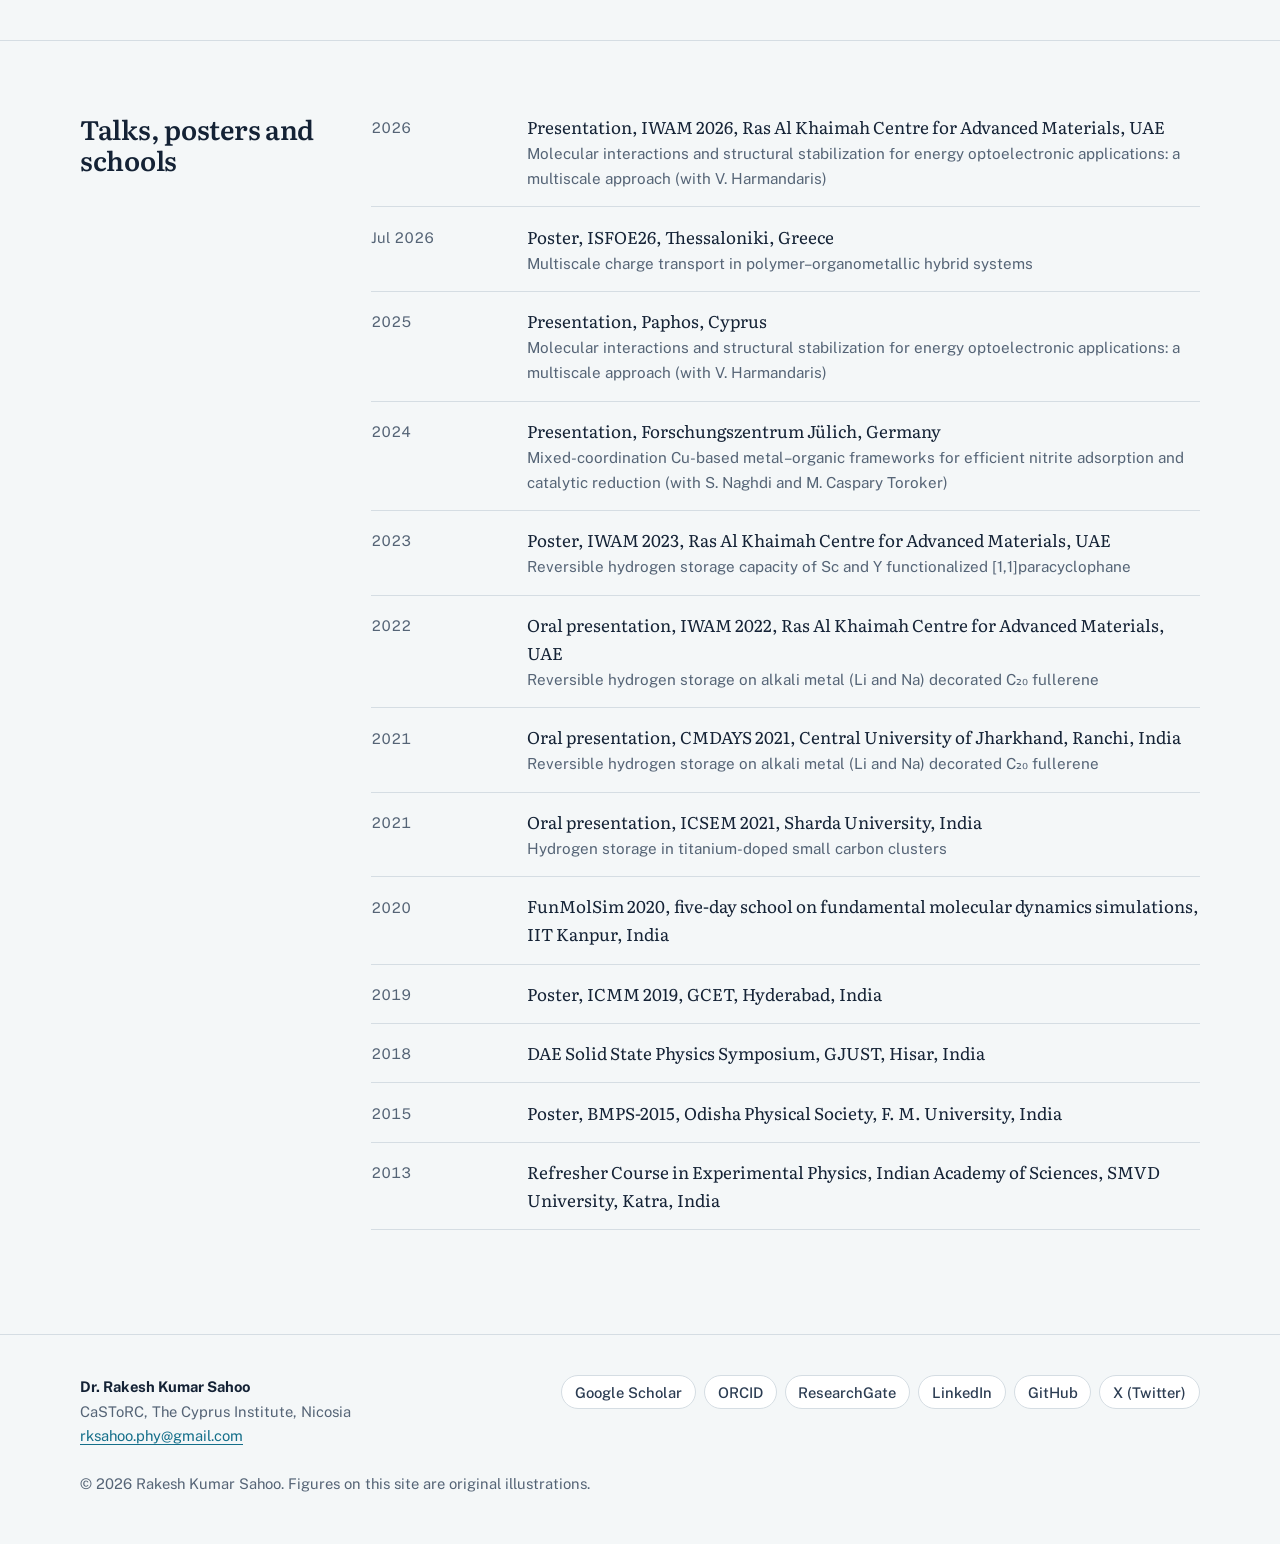
<file: cv.html>
<!doctype html>
<html lang="en">
<head>
<meta charset="utf-8">
<meta name="viewport" content="width=device-width, initial-scale=1">
<title>CV | Rakesh Kumar Sahoo</title>
<meta name="description" content="Curriculum vitae of Dr. Rakesh Kumar Sahoo: experience, education, awards and skills.">
<link rel="canonical" href="https://rksahoophy.github.io/cv.html">
<meta property="og:type" content="website">
<meta property="og:title" content="CV | Rakesh Kumar Sahoo">
<meta property="og:description" content="Curriculum vitae of Dr. Rakesh Kumar Sahoo: experience, education, awards and skills.">
<meta property="og:url" content="https://rksahoophy.github.io/cv.html">
<meta property="og:image" content="https://rksahoophy.github.io/assets/img/og-image.png">
<meta name="twitter:card" content="summary_large_image">
<link rel="icon" href="favicon.svg" type="image/svg+xml">
<link rel="apple-touch-icon" href="assets/img/apple-touch-icon.png">
<link rel="preconnect" href="https://fonts.googleapis.com">
<link rel="preconnect" href="https://fonts.gstatic.com" crossorigin>
<link href="https://fonts.googleapis.com/css2?family=Literata:ital,opsz,wght@0,7..72,400..700;1,7..72,400&family=Public+Sans:wght@400;500;600;700&display=swap" rel="stylesheet">
<script>try{var t=localStorage.getItem("theme");if(t==="dark"||t==="light")document.documentElement.setAttribute("data-theme",t)}catch(e){}</script>
<link rel="stylesheet" href="assets/css/style.css">

<script src="assets/js/main.js" defer></script>
</head>
<body>
<a class="skip" href="#main">Skip to content</a>
<header class="site-header">
  <div class="wrap">
    <a class="brand" href="index.html"><svg viewBox="0 0 64 64" aria-hidden="true"><rect width="64" height="64" rx="14" fill="#142235"/><ellipse cx="22" cy="32" rx="15" ry="11" fill="#E2B23A"/><ellipse cx="42" cy="32" rx="15" ry="11" fill="#2BA3C4"/><circle cx="32" cy="32" r="6" fill="#fff"/></svg><span>Rakesh K. Sahoo</span></a>
    <button class="nav-toggle" aria-expanded="false" aria-controls="site-nav">Menu</button>
    <nav id="site-nav" class="nav" aria-label="Main"><a href="index.html">Home</a><a href="research.html">Research</a><a href="publications.html">Publications</a><a href="cv.html" aria-current="page">CV</a><a href="gallery.html">Gallery</a><a href="resources.html">Resources</a><a href="contact.html">Contact</a></nav>
    <button class="theme-toggle" type="button" aria-label="Switch between light and dark mode" title="Light / dark mode"><svg class="i-moon" viewBox="0 0 24 24" aria-hidden="true"><path fill="currentColor" d="M20.7 14.6A8.5 8.5 0 0 1 9.4 3.3a.6.6 0 0 0-.8-.7A9.7 9.7 0 1 0 21.4 15.4a.6.6 0 0 0-.7-.8z"/></svg><svg class="i-sun" viewBox="0 0 24 24" aria-hidden="true"><g fill="none" stroke="currentColor" stroke-width="2" stroke-linecap="round"><circle cx="12" cy="12" r="4.2"/><path d="M12 2.5v2.2M12 19.3v2.2M2.5 12h2.2M19.3 12h2.2M5.3 5.3l1.6 1.6M17.1 17.1l1.6 1.6M5.3 18.7l1.6-1.6M17.1 6.9l1.6-1.6"/></g></svg></button>
  </div>
</header>
<main id="main">

<section class="page-head"><div class="wrap">
  <h1>Curriculum vitae</h1>
  <p>A summary of my training and experience. The PDF is rebuilt from this website every week; “Generate CV” makes one on the spot.</p>
  <div class="actions"><a class="btn primary" href="assets/cv/CV_Rakesh_K_Sahoo.pdf">Download full CV (PDF)</a><a class="btn" href="cv-generate.html#print">Generate CV</a></div>
</div></section>

<section class="section"><div class="wrap two-col">
  <h2>Experience</h2>
  <ol class="timeline" reversed>
    <li><span class="when">2027 –</span><div><strong>Postdoctoral Fellow</strong><span class="where">University of Saskatchewan, Saskatoon, Canada, from January 2027</span><p>CIRTA-funded project on quantum-mechanical modelling of natural hydrogen generation.</p></div></li>
    <li><span class="when">Apr 2025 – 2026</span><div><strong>Postdoctoral Research Fellow</strong><span class="where">CaSToRC, The Cyprus Institute, Aglantzia, Nicosia, Cyprus</span><p>Multiscale charge transport in organic semiconductors with Prof. Vangelis Harmandaris; HPC training for NCC Cyprus / EuroCC.</p></div></li>
    <li><span class="when">Dec 2023 – Mar 2025</span><div><strong>Postdoctoral Fellow</strong><span class="where">Department of Materials Science and Engineering, Technion – Israel Institute of Technology, Haifa, Israel</span><p>DFT modelling of Cu-based metal–organic frameworks for nitrite adsorption and catalytic reduction.</p></div></li>
    <li><span class="when">Aug – Dec 2023</span><div><strong>Postdoctoral Research Fellow (short-term)</strong><span class="where">Department of Physics, Harish-Chandra Research Institute, Prayagraj, India</span></div></li>
    <li><span class="when">Dec 2017 – Jul 2023</span><div><strong>Research Scholar</strong><span class="where">Department of Physics, IIT (ISM) Dhanbad, India</span><p>Also taught experimental physics practicals (B.Tech. and M.Sc.) and B.Tech. tutorials.</p></div></li>
    <li><span class="when">Aug 2016 – Nov 2017</span><div><strong>Guest Lecturer in Physics</strong><span class="where">Government Autonomous College, Angul, Odisha, India</span></div></li>
  </ol>
</div></section>

<section class="section"><div class="wrap two-col">
  <h2>Education</h2>
  <ol class="timeline" reversed>
    <li><span class="when">Dec 2017 – Jul 2023</span><div><strong>Ph.D. in Physics</strong><span class="where">IIT (ISM) Dhanbad, supervised by Prof. Sridhar Sahu</span><p>Thesis: Computational studies of functionalized fullerenes and cyclophanes for hydrogen storage applications. Department of Physics Best Ph.D. Thesis Award, 2023.</p></div></li>
    <li><span class="when">2014 – 2016</span><div><strong>M.Sc. in Physics</strong><span class="where">Fakir Mohan University, Odisha, first class (80%)</span></div></li>
    <li><span class="when">2011 – 2014</span><div><strong>B.Sc. in Physics</strong><span class="where">Utkal University, Odisha, first class with distinction</span></div></li>
  </ol>
</div></section>

<section class="section"><div class="wrap two-col">
  <h2>Awards and fellowships</h2>
  <ul class="plain awards" data-list="awards"></ul>
</div></section>

<section class="section" data-hide-empty hidden><div class="wrap two-col">
  <h2>Reviewer for</h2>
  <ul class="plain" data-list="reviewing"></ul>
</div></section>

<section class="section"><div class="wrap two-col">
  <h2>Skills</h2>
  <div class="skills">
    <div><h3>Electronic structure</h3><p>VASP, Quantum ESPRESSO, Gaussian, GAMESS, Turbomole, WIEN2k; DFT and TD-DFT</p></div>
    <div><h3>Molecular simulation</h3><p>GROMACS, ab initio MD, kinetic Monte Carlo, Marcus-theory charge transport</p></div>
    <div><h3>Programming and HPC</h3><p>Python (NumPy, Matplotlib, PyQt5), MATLAB, Bash, SLURM workflows on HPC clusters</p></div>
    <div><h3>Modelling and visualization</h3><p>Materials Studio (crystal structure prediction), GaussView, Chemcraft, Avogadro, BURAI, VESTA, VMD, OVITO, GaussSum</p></div>
    <div><h3>Teaching and outreach</h3><p>Undergraduate physics lectures, B.Tech. and M.Sc. laboratory classes and tutorials; HPC training for NCC Cyprus / EuroCC</p></div>
    <div><h3>Languages</h3><p>English, Hindi, Odia</p></div>
  </div>
</div></section>

<section class="section"><div class="wrap two-col">
  <h2>Talks, posters and schools</h2>
  <ol class="timeline" data-list="talks"></ol>
</div></section>

</main>
<footer class="site-footer" data-site-footer></footer>
</body>
</html>
</file>
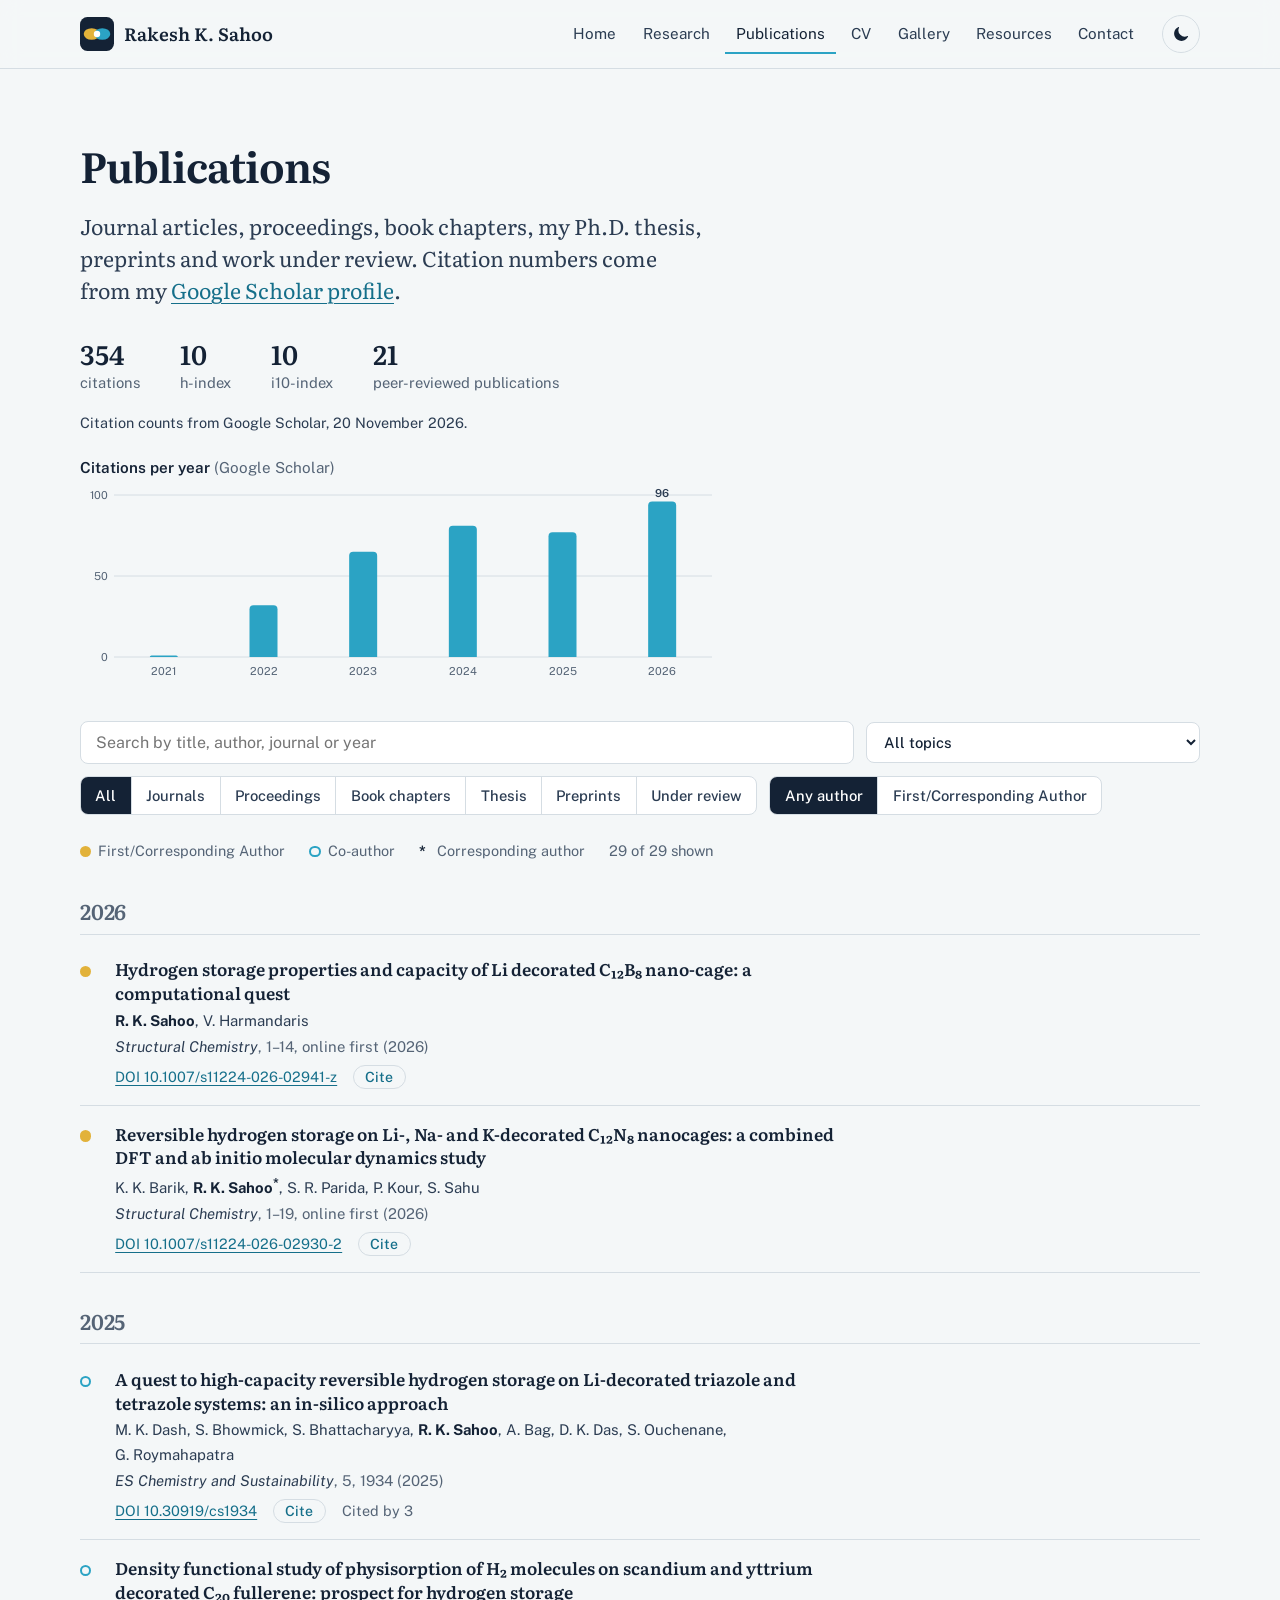
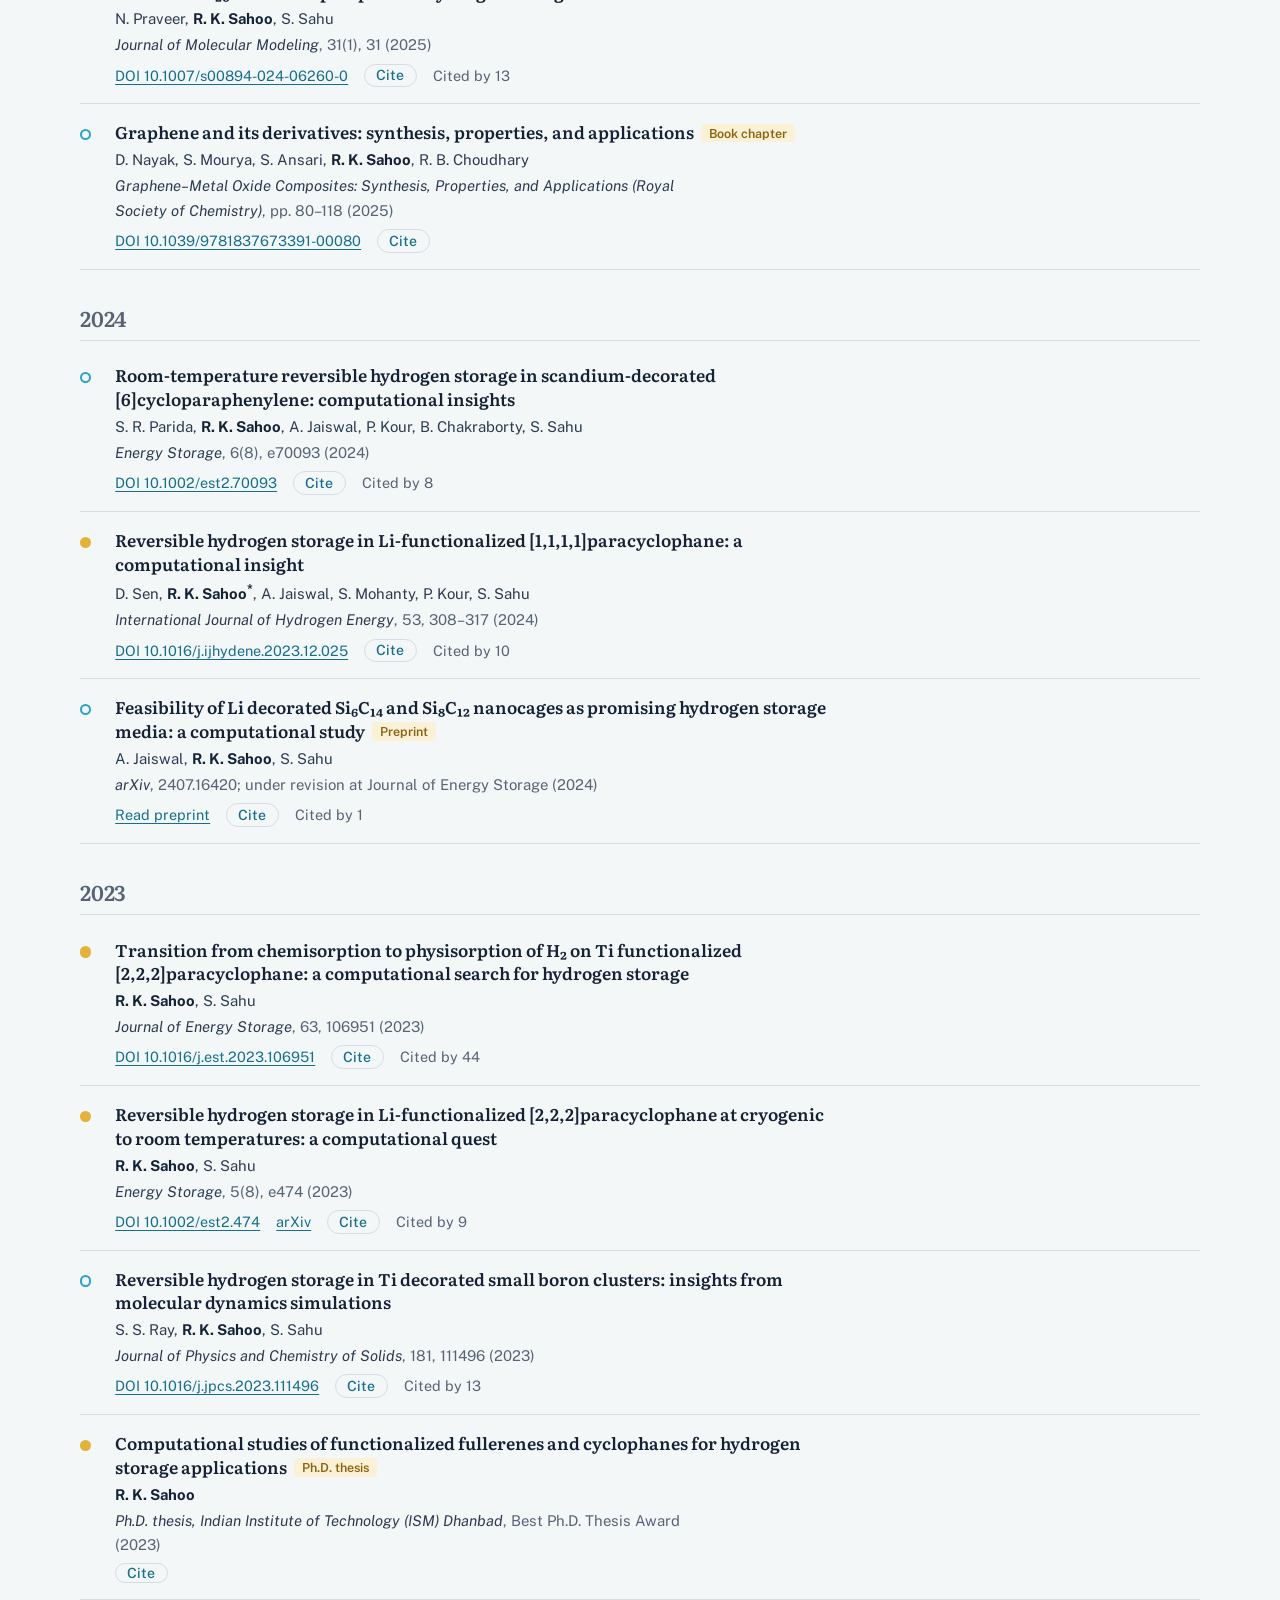
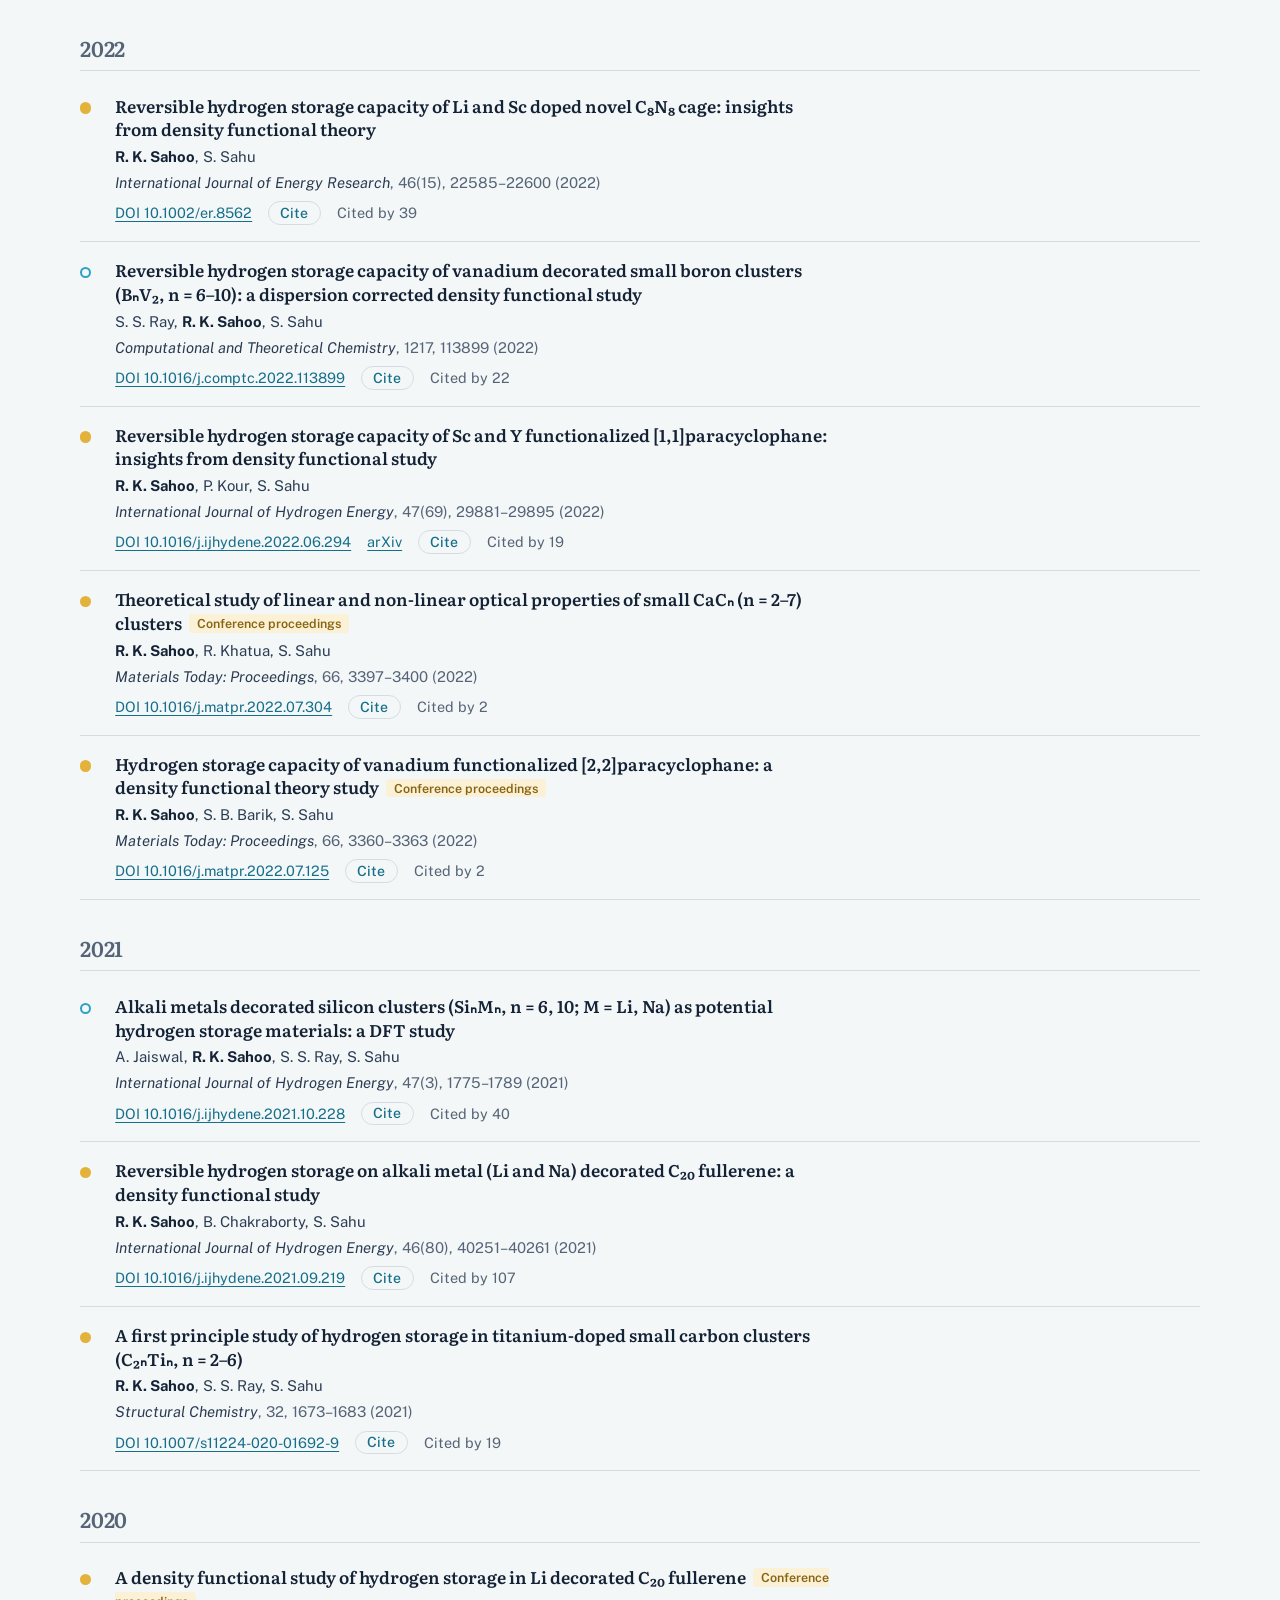
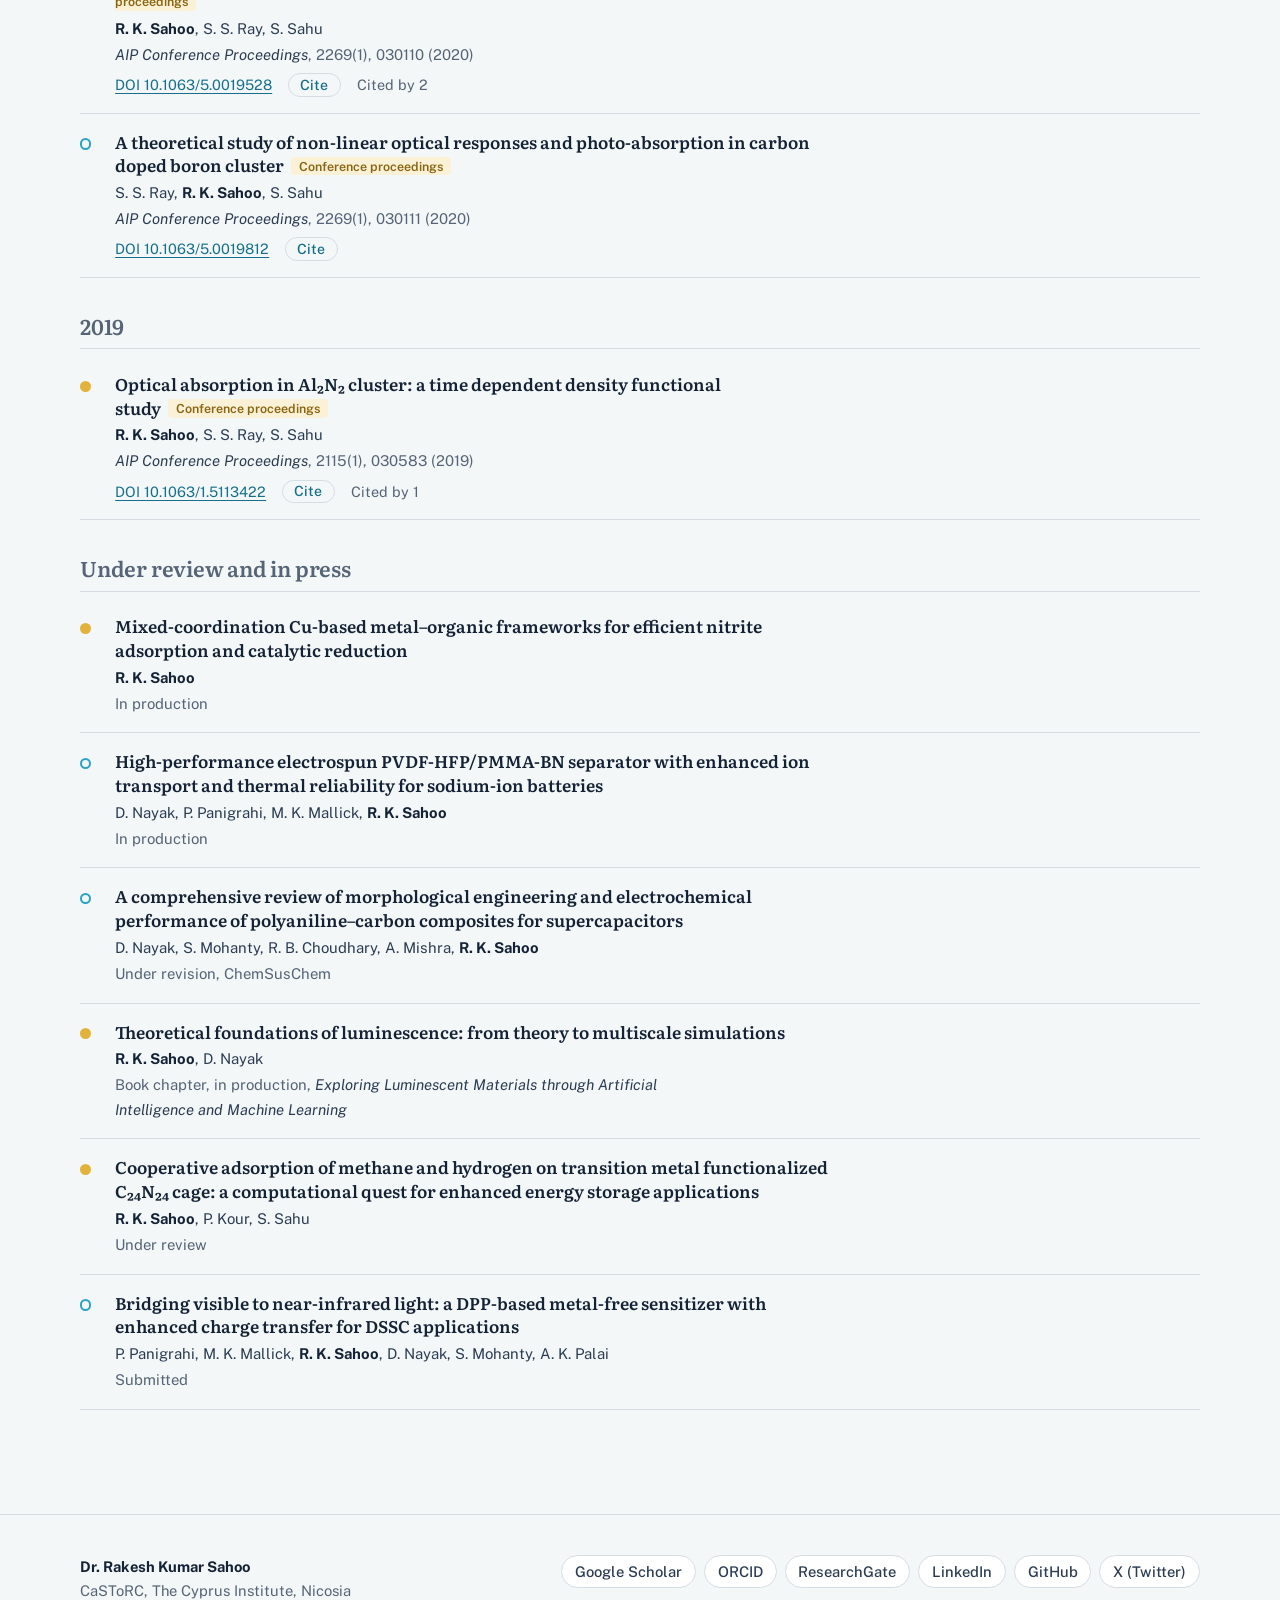
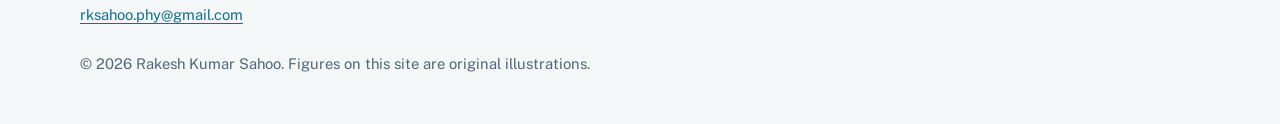
<file: publications.html>
<!doctype html>
<html lang="en">
<head>
<meta charset="utf-8">
<meta name="viewport" content="width=device-width, initial-scale=1">
<title>Publications | Rakesh Kumar Sahoo</title>
<meta name="description" content="Publications of Dr. Rakesh Kumar Sahoo on hydrogen storage, DFT and computational materials science.">
<link rel="canonical" href="https://rksahoophy.github.io/publications.html">
<meta property="og:type" content="website">
<meta property="og:title" content="Publications | Rakesh Kumar Sahoo">
<meta property="og:description" content="Publications of Dr. Rakesh Kumar Sahoo on hydrogen storage, DFT and computational materials science.">
<meta property="og:url" content="https://rksahoophy.github.io/publications.html">
<meta property="og:image" content="https://rksahoophy.github.io/assets/img/og-image.png">
<meta name="twitter:card" content="summary_large_image">
<link rel="icon" href="favicon.svg" type="image/svg+xml">
<link rel="apple-touch-icon" href="assets/img/apple-touch-icon.png">
<link rel="preconnect" href="https://fonts.googleapis.com">
<link rel="preconnect" href="https://fonts.gstatic.com" crossorigin>
<link href="https://fonts.googleapis.com/css2?family=Literata:ital,opsz,wght@0,7..72,400..700;1,7..72,400&family=Public+Sans:wght@400;500;600;700&display=swap" rel="stylesheet">
<script>try{var t=localStorage.getItem("theme");if(t==="dark"||t==="light")document.documentElement.setAttribute("data-theme",t)}catch(e){}</script>
<link rel="stylesheet" href="assets/css/style.css">

<script src="assets/js/main.js" defer></script><script src="assets/js/publications.js" defer></script>
</head>
<body>
<a class="skip" href="#main">Skip to content</a>
<header class="site-header">
  <div class="wrap">
    <a class="brand" href="index.html"><svg viewBox="0 0 64 64" aria-hidden="true"><rect width="64" height="64" rx="14" fill="#142235"/><ellipse cx="22" cy="32" rx="15" ry="11" fill="#E2B23A"/><ellipse cx="42" cy="32" rx="15" ry="11" fill="#2BA3C4"/><circle cx="32" cy="32" r="6" fill="#fff"/></svg><span>Rakesh K. Sahoo</span></a>
    <button class="nav-toggle" aria-expanded="false" aria-controls="site-nav">Menu</button>
    <nav id="site-nav" class="nav" aria-label="Main"><a href="index.html">Home</a><a href="research.html">Research</a><a href="publications.html" aria-current="page">Publications</a><a href="cv.html">CV</a><a href="gallery.html">Gallery</a><a href="resources.html">Resources</a><a href="contact.html">Contact</a></nav>
    <button class="theme-toggle" type="button" aria-label="Switch between light and dark mode" title="Light / dark mode"><svg class="i-moon" viewBox="0 0 24 24" aria-hidden="true"><path fill="currentColor" d="M20.7 14.6A8.5 8.5 0 0 1 9.4 3.3a.6.6 0 0 0-.8-.7A9.7 9.7 0 1 0 21.4 15.4a.6.6 0 0 0-.7-.8z"/></svg><svg class="i-sun" viewBox="0 0 24 24" aria-hidden="true"><g fill="none" stroke="currentColor" stroke-width="2" stroke-linecap="round"><circle cx="12" cy="12" r="4.2"/><path d="M12 2.5v2.2M12 19.3v2.2M2.5 12h2.2M19.3 12h2.2M5.3 5.3l1.6 1.6M17.1 17.1l1.6 1.6M5.3 18.7l1.6-1.6M17.1 6.9l1.6-1.6"/></g></svg></button>
  </div>
</header>
<main id="main">

<section class="page-head"><div class="wrap">
  <h1>Publications</h1>
  <p>Journal articles, proceedings, book chapters, my Ph.D. thesis, preprints and work under review. Citation numbers come from my <a href="https://scholar.google.com/citations?user=6tgTCVIAAAAJ&amp;hl=en">Google Scholar profile</a>.</p>
  <ul class="facts">
    <li><b data-scholar="citations">354</b><span>citations</span></li>
    <li><b data-scholar="h">10</b><span>h-index</span></li>
    <li><b data-scholar="i10">10</b><span>i10-index</span></li>
    <li><b data-pubcount="all">21</b><span>peer-reviewed publications</span></li>
  </ul>
  <p class="muted sans" style="margin-top:1rem;font-size:.9rem">Citation counts from Google Scholar, <span data-updated>15 November 2026</span>.</p>
  <figure class="cite-chart" id="cite-chart" hidden></figure>
</div></section>
<section class="section" style="border-top:0;padding-top:0"><div class="wrap">
  <div class="pub-tools">
    <label class="sr" for="pub-search">Search publications</label>
    <input id="pub-search" type="search" placeholder="Search by title, author, journal or year">
    <label class="sr" for="pub-topic">Topic</label><select id="pub-topic" class="pub-select"><option value="all">All topics</option></select>
    <div class="seg" data-key="type" role="group" aria-label="Type">
      <button data-val="all" aria-pressed="true">All</button><button data-val="journal" aria-pressed="false">Journals</button><button data-val="proceedings" aria-pressed="false">Proceedings</button><button data-val="chapter" aria-pressed="false">Book chapters</button><button data-val="thesis" aria-pressed="false">Thesis</button><button data-val="preprint" aria-pressed="false">Preprints</button><button data-val="forthcoming" aria-pressed="false">Under review</button>
    </div>
    <div class="seg" data-key="role" role="group" aria-label="Authorship">
      <button data-val="all" aria-pressed="true">Any author</button><button data-val="first" aria-pressed="false">First/Corresponding Author</button>
    </div>
  </div>
  <div class="legend"><span><i class="pub-mark first"></i> First/Corresponding Author</span><span><i class="pub-mark co"></i> Co-author</span><span><b style="color:var(--ink)">*</b>&nbsp;Corresponding author</span><span id="pub-count" class="pub-count" aria-live="polite"></span></div>
  <div id="pub-list"></div>
</div></section>

</main>
<footer class="site-footer" data-site-footer></footer>
</body>
</html>
</file>
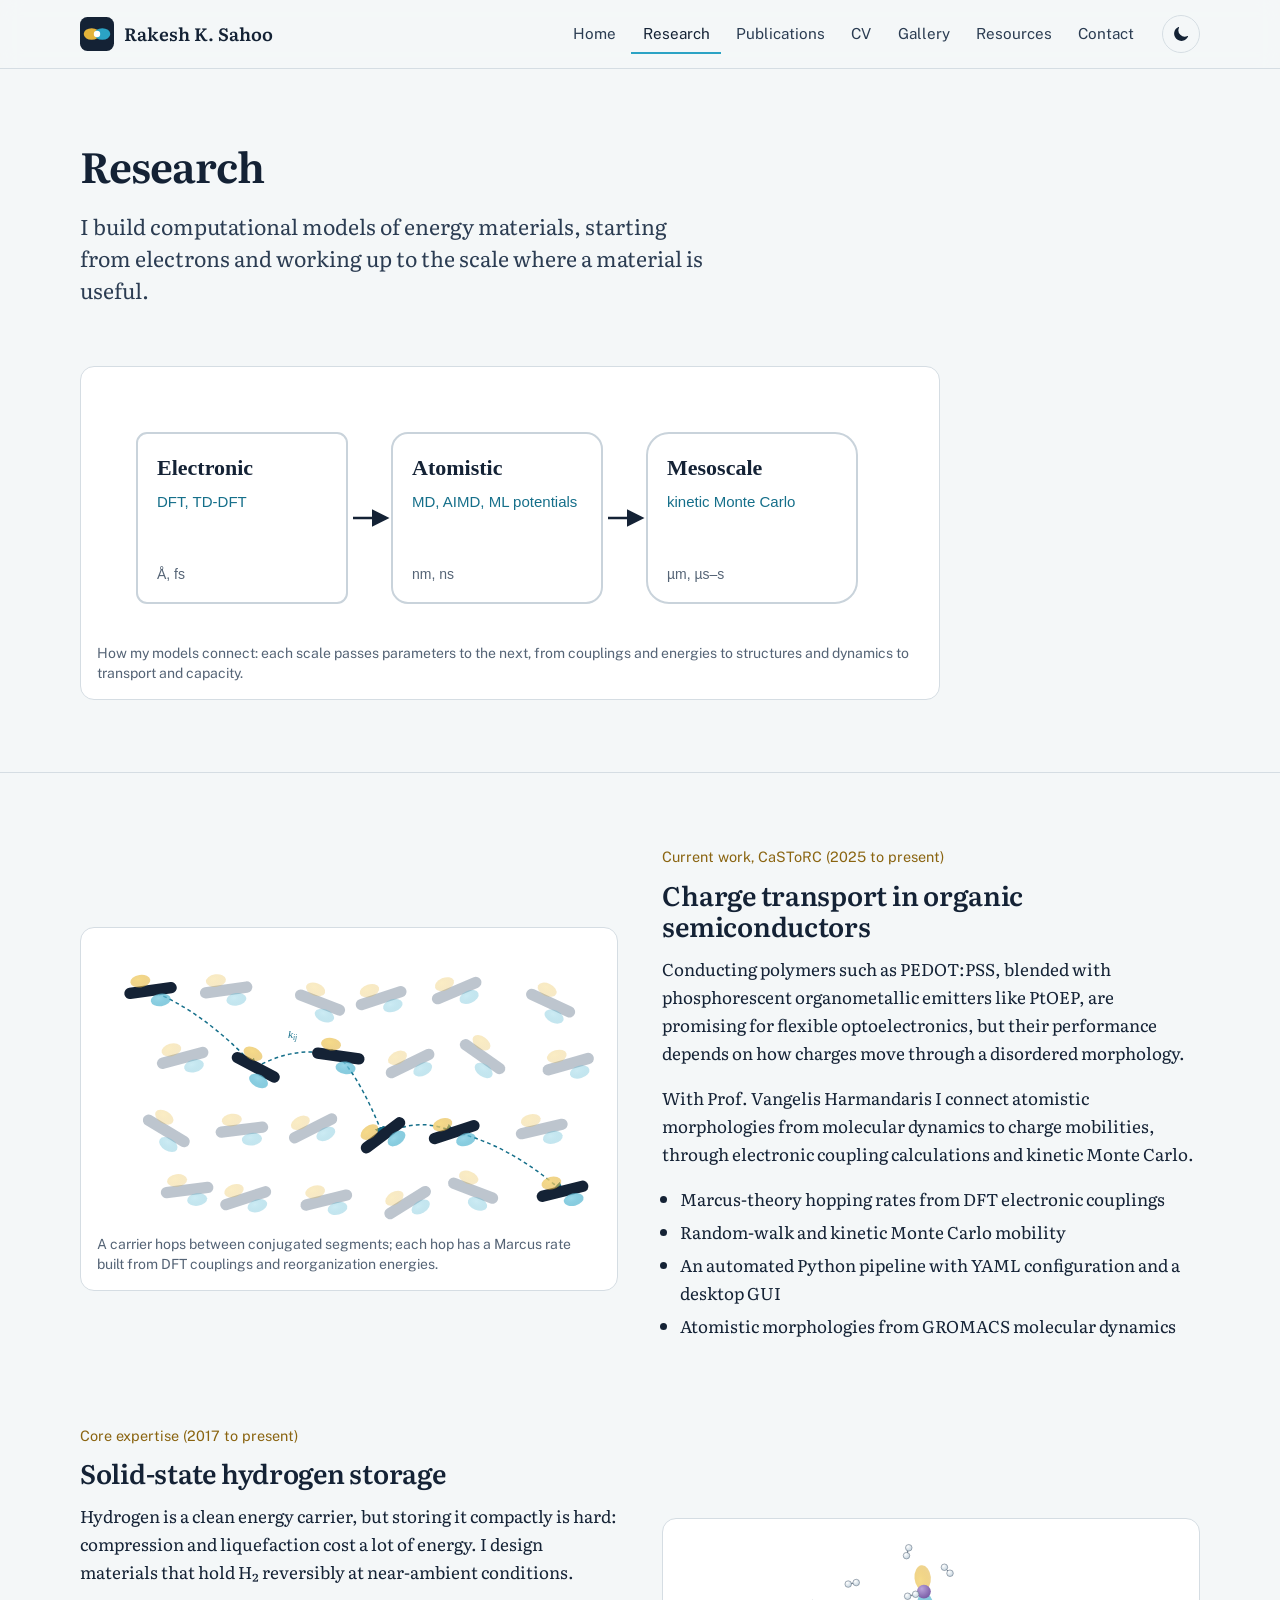
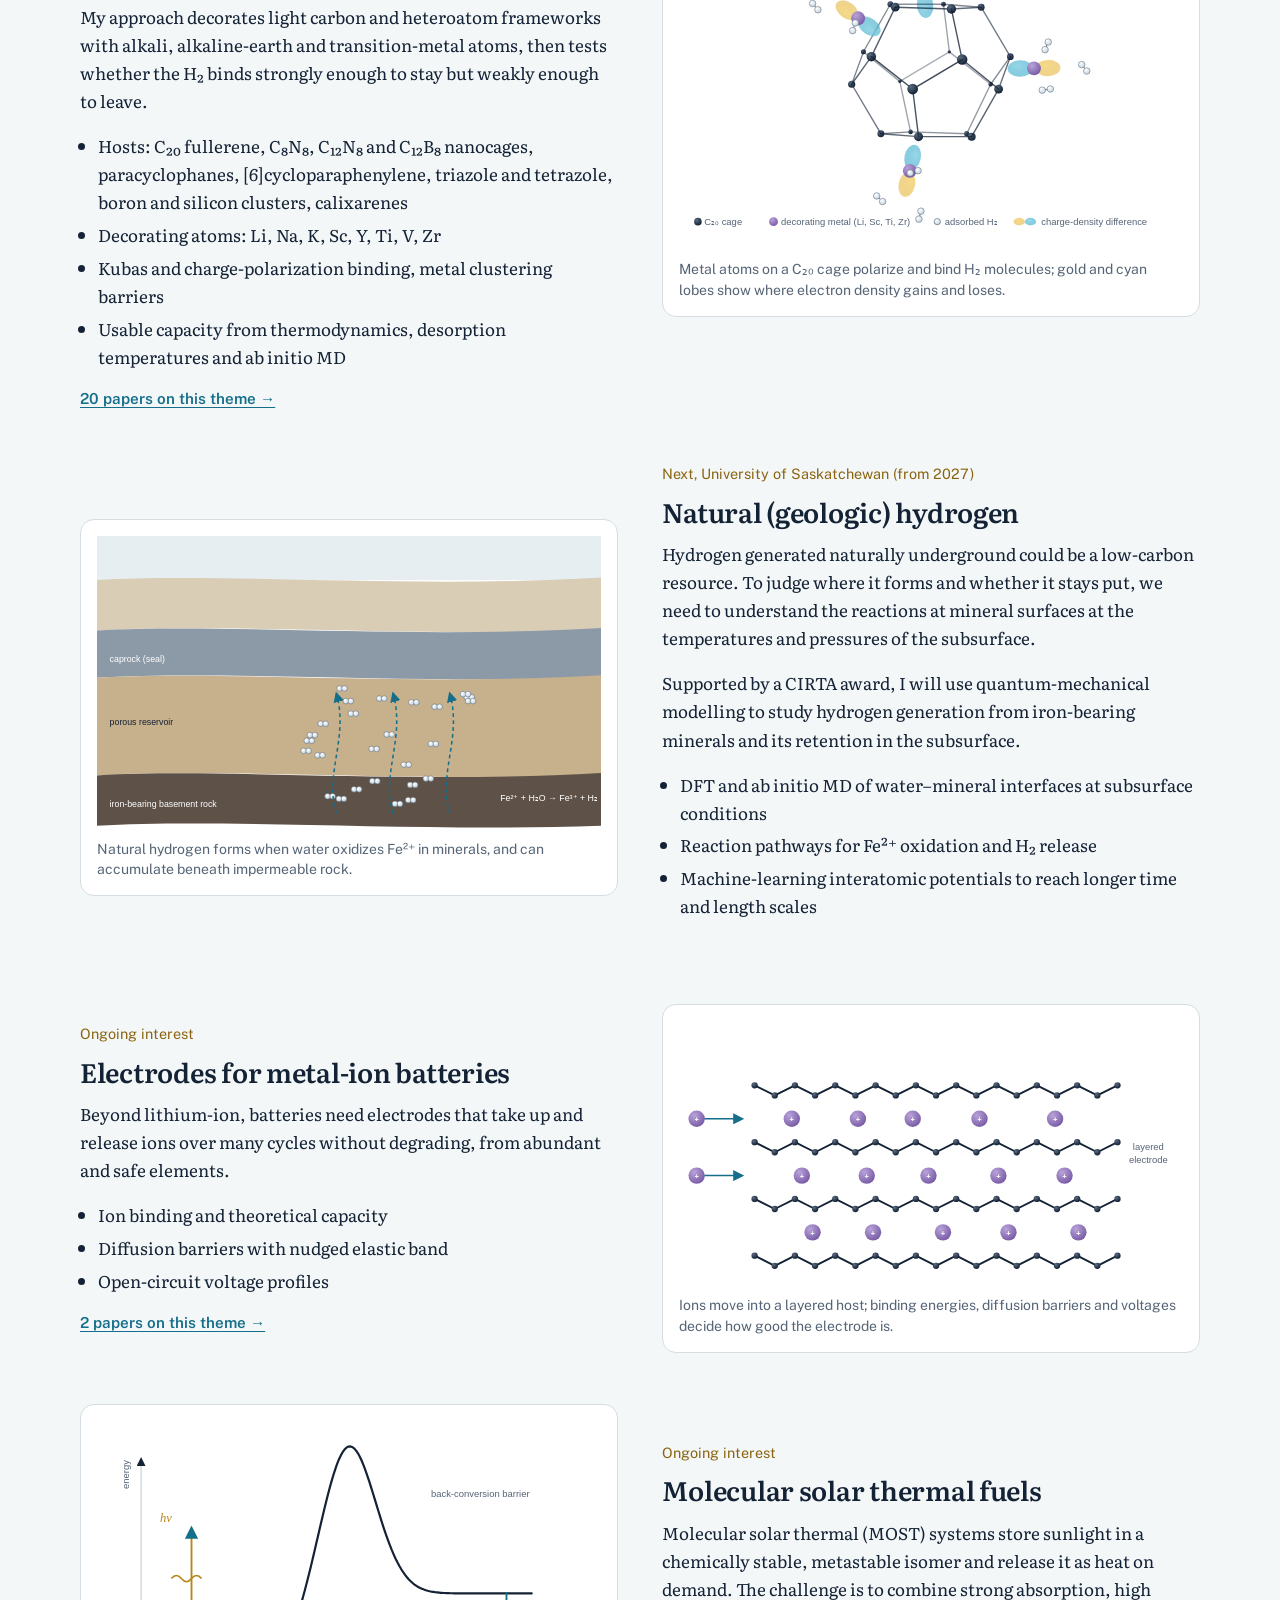
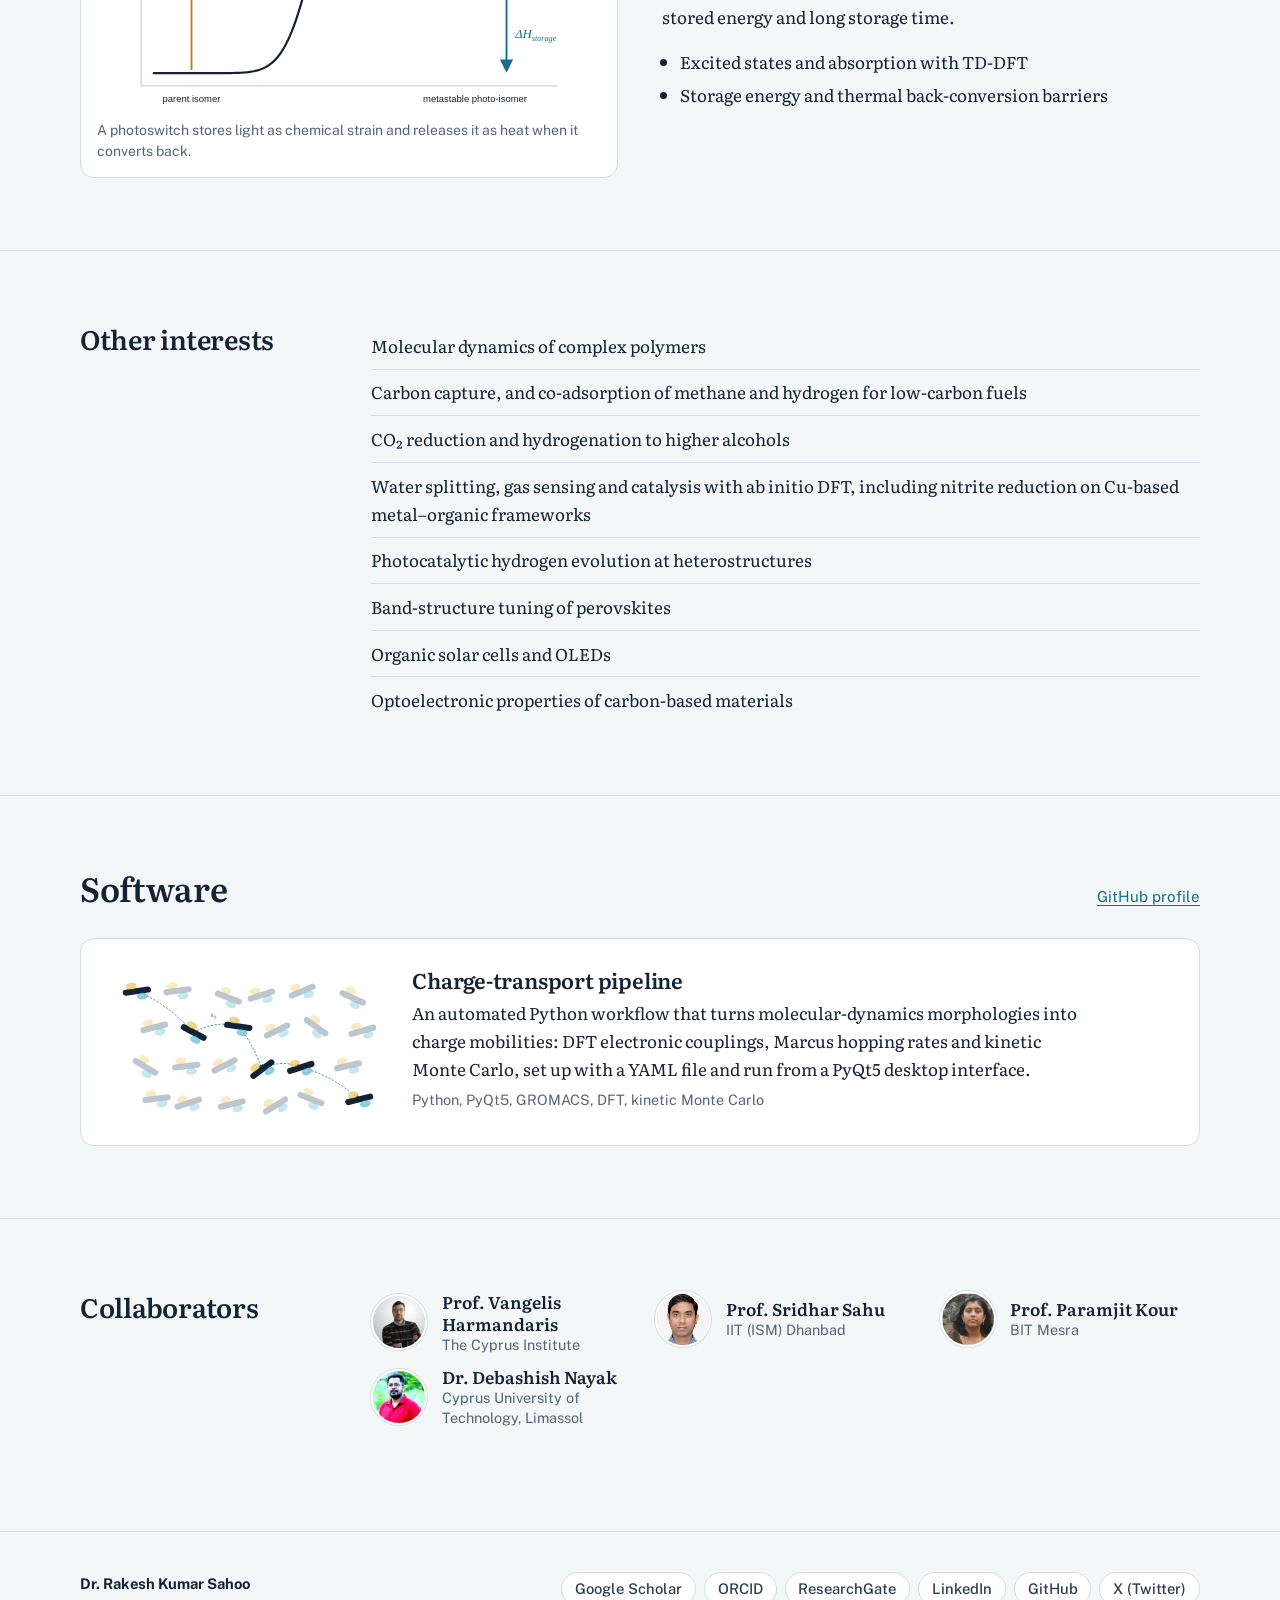
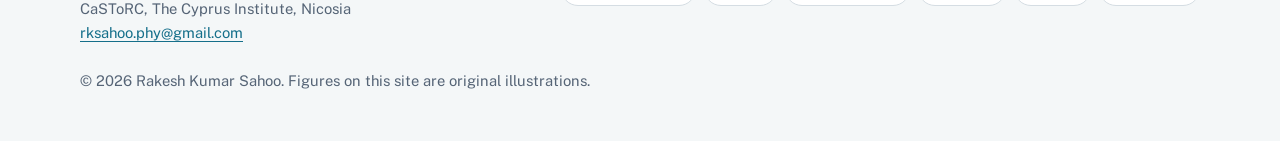
<file: research.html>
<!doctype html>
<html lang="en">
<head>
<meta charset="utf-8">
<meta name="viewport" content="width=device-width, initial-scale=1">
<title>Research | Rakesh Kumar Sahoo</title>
<meta name="description" content="Research of Dr. Rakesh Kumar Sahoo: multiscale charge transport, solid-state and natural hydrogen, battery electrodes and solar thermal fuels.">
<link rel="canonical" href="https://rksahoophy.github.io/research.html">
<meta property="og:type" content="website">
<meta property="og:title" content="Research | Rakesh Kumar Sahoo">
<meta property="og:description" content="Research of Dr. Rakesh Kumar Sahoo: multiscale charge transport, solid-state and natural hydrogen, battery electrodes and solar thermal fuels.">
<meta property="og:url" content="https://rksahoophy.github.io/research.html">
<meta property="og:image" content="https://rksahoophy.github.io/assets/img/og-image.png">
<meta name="twitter:card" content="summary_large_image">
<link rel="icon" href="favicon.svg" type="image/svg+xml">
<link rel="apple-touch-icon" href="assets/img/apple-touch-icon.png">
<link rel="preconnect" href="https://fonts.googleapis.com">
<link rel="preconnect" href="https://fonts.gstatic.com" crossorigin>
<link href="https://fonts.googleapis.com/css2?family=Literata:ital,opsz,wght@0,7..72,400..700;1,7..72,400&family=Public+Sans:wght@400;500;600;700&display=swap" rel="stylesheet">
<script>try{var t=localStorage.getItem("theme");if(t==="dark"||t==="light")document.documentElement.setAttribute("data-theme",t)}catch(e){}</script>
<link rel="stylesheet" href="assets/css/style.css">

<script src="assets/js/main.js" defer></script><script src="assets/js/publications.js" defer></script>
</head>
<body>
<a class="skip" href="#main">Skip to content</a>
<header class="site-header">
  <div class="wrap">
    <a class="brand" href="index.html"><svg viewBox="0 0 64 64" aria-hidden="true"><rect width="64" height="64" rx="14" fill="#142235"/><ellipse cx="22" cy="32" rx="15" ry="11" fill="#E2B23A"/><ellipse cx="42" cy="32" rx="15" ry="11" fill="#2BA3C4"/><circle cx="32" cy="32" r="6" fill="#fff"/></svg><span>Rakesh K. Sahoo</span></a>
    <button class="nav-toggle" aria-expanded="false" aria-controls="site-nav">Menu</button>
    <nav id="site-nav" class="nav" aria-label="Main"><a href="index.html">Home</a><a href="research.html" aria-current="page">Research</a><a href="publications.html">Publications</a><a href="cv.html">CV</a><a href="gallery.html">Gallery</a><a href="resources.html">Resources</a><a href="contact.html">Contact</a></nav>
    <button class="theme-toggle" type="button" aria-label="Switch between light and dark mode" title="Light / dark mode"><svg class="i-moon" viewBox="0 0 24 24" aria-hidden="true"><path fill="currentColor" d="M20.7 14.6A8.5 8.5 0 0 1 9.4 3.3a.6.6 0 0 0-.8-.7A9.7 9.7 0 1 0 21.4 15.4a.6.6 0 0 0-.7-.8z"/></svg><svg class="i-sun" viewBox="0 0 24 24" aria-hidden="true"><g fill="none" stroke="currentColor" stroke-width="2" stroke-linecap="round"><circle cx="12" cy="12" r="4.2"/><path d="M12 2.5v2.2M12 19.3v2.2M2.5 12h2.2M19.3 12h2.2M5.3 5.3l1.6 1.6M17.1 17.1l1.6 1.6M5.3 18.7l1.6-1.6M17.1 6.9l1.6-1.6"/></g></svg></button>
  </div>
</header>
<main id="main">

<section class="page-head"><div class="wrap">
  <h1>Research</h1>
  <p>I build computational models of energy materials, starting from electrons and working up to the scale where a material is useful.</p>
</div></section>
<section class="section" style="border-top:0;padding-top:0"><div class="wrap">
  <figure class="theme-fig" style="max-width:860px"><img src="assets/img/figures/multiscale-pipeline.svg" alt="Three linked scales: electronic structure, atomistic dynamics, mesoscale kinetics"><figcaption>How my models connect: each scale passes parameters to the next, from couplings and energies to structures and dynamics to transport and capacity.</figcaption></figure>
</div></section>
<section class="section"><div class="wrap themes">
<article class="theme" id="charge-transport">
  <figure class="theme-fig"><img src="assets/img/figures/charge-transport.svg" alt="Charge carriers hopping along a path of conjugated segments" loading="lazy"><figcaption>A carrier hops between conjugated segments; each hop has a Marcus rate built from DFT couplings and reorganization energies.</figcaption></figure>
  <div><span class="status">Current work, CaSToRC (2025 to present)</span><h3>Charge transport in organic semiconductors</h3><p>Conducting polymers such as PEDOT:PSS, blended with phosphorescent organometallic emitters like PtOEP, are promising for flexible optoelectronics, but their performance depends on how charges move through a disordered morphology.</p><p>With Prof. Vangelis Harmandaris I connect atomistic morphologies from molecular dynamics to charge mobilities, through electronic coupling calculations and kinetic Monte Carlo.</p><ul><li>Marcus-theory hopping rates from DFT electronic couplings</li><li>Random-walk and kinetic Monte Carlo mobility</li><li>An automated Python pipeline with YAML configuration and a desktop GUI</li><li>Atomistic morphologies from GROMACS molecular dynamics</li></ul><a class="theme-papers" data-topic-link="charge-transport" href="publications.html?topic=charge-transport" hidden></a></div>
</article><article class="theme" id="hydrogen-storage">
  <figure class="theme-fig"><img src="assets/img/figures/hydrogen-storage.svg" alt="Metal-decorated C20 cage with adsorbed hydrogen molecules" loading="lazy"><figcaption>Metal atoms on a C₂₀ cage polarize and bind H₂ molecules; gold and cyan lobes show where electron density gains and loses.</figcaption></figure>
  <div><span class="status">Core expertise (2017 to present)</span><h3>Solid-state hydrogen storage</h3><p>Hydrogen is a clean energy carrier, but storing it compactly is hard: compression and liquefaction cost a lot of energy. I design materials that hold H₂ reversibly at near-ambient conditions.</p><p>My approach decorates light carbon and heteroatom frameworks with alkali, alkaline-earth and transition-metal atoms, then tests whether the H₂ binds strongly enough to stay but weakly enough to leave.</p><ul><li>Hosts: C₂₀ fullerene, C₈N₈, C₁₂N₈ and C₁₂B₈ nanocages, paracyclophanes, [6]cycloparaphenylene, triazole and tetrazole, boron and silicon clusters, calixarenes</li><li>Decorating atoms: Li, Na, K, Sc, Y, Ti, V, Zr</li><li>Kubas and charge-polarization binding, metal clustering barriers</li><li>Usable capacity from thermodynamics, desorption temperatures and ab initio MD</li></ul><a class="theme-papers" data-topic-link="hydrogen-storage" href="publications.html?topic=hydrogen-storage" hidden></a></div>
</article><article class="theme" id="natural-hydrogen">
  <figure class="theme-fig"><img src="assets/img/figures/natural-hydrogen.svg" alt="Rock layers with hydrogen generated in iron-rich basement and trapped beneath a seal" loading="lazy"><figcaption>Natural hydrogen forms when water oxidizes Fe²⁺ in minerals, and can accumulate beneath impermeable rock.</figcaption></figure>
  <div><span class="status">Next, University of Saskatchewan (from 2027)</span><h3>Natural (geologic) hydrogen</h3><p>Hydrogen generated naturally underground could be a low-carbon resource. To judge where it forms and whether it stays put, we need to understand the reactions at mineral surfaces at the temperatures and pressures of the subsurface.</p><p>Supported by a CIRTA award, I will use quantum-mechanical modelling to study hydrogen generation from iron-bearing minerals and its retention in the subsurface.</p><ul><li>DFT and ab initio MD of water–mineral interfaces at subsurface conditions</li><li>Reaction pathways for Fe²⁺ oxidation and H₂ release</li><li>Machine-learning interatomic potentials to reach longer time and length scales</li></ul><a class="theme-papers" data-topic-link="natural-hydrogen" href="publications.html?topic=natural-hydrogen" hidden></a></div>
</article><article class="theme" id="batteries">
  <figure class="theme-fig"><img src="assets/img/figures/metal-ion-batteries.svg" alt="Metal ions intercalating between layers of an electrode" loading="lazy"><figcaption>Ions move into a layered host; binding energies, diffusion barriers and voltages decide how good the electrode is.</figcaption></figure>
  <div><span class="status">Ongoing interest</span><h3>Electrodes for metal-ion batteries</h3><p>Beyond lithium-ion, batteries need electrodes that take up and release ions over many cycles without degrading, from abundant and safe elements.</p><ul><li>Ion binding and theoretical capacity</li><li>Diffusion barriers with nudged elastic band</li><li>Open-circuit voltage profiles</li></ul><a class="theme-papers" data-topic-link="batteries" href="publications.html?topic=batteries" hidden></a></div>
</article><article class="theme" id="solar-thermal">
  <figure class="theme-fig"><img src="assets/img/figures/solar-thermal-fuels.svg" alt="Energy diagram for a molecular photoswitch storing solar energy" loading="lazy"><figcaption>A photoswitch stores light as chemical strain and releases it as heat when it converts back.</figcaption></figure>
  <div><span class="status">Ongoing interest</span><h3>Molecular solar thermal fuels</h3><p>Molecular solar thermal (MOST) systems store sunlight in a chemically stable, metastable isomer and release it as heat on demand. The challenge is to combine strong absorption, high stored energy and long storage time.</p><ul><li>Excited states and absorption with TD-DFT</li><li>Storage energy and thermal back-conversion barriers</li></ul><a class="theme-papers" data-topic-link="solar-thermal" href="publications.html?topic=solar-thermal" hidden></a></div>
</article>
</div></section>

<section class="section"><div class="wrap two-col">
  <h2>Other interests</h2>
  <div><ul class="plain">
    <li>Molecular dynamics of complex polymers</li>
    <li>Carbon capture, and co-adsorption of methane and hydrogen for low-carbon fuels</li>
    <li>CO₂ reduction and hydrogenation to higher alcohols</li>
    <li>Water splitting, gas sensing and catalysis with ab initio DFT, including nitrite reduction on Cu-based metal–organic frameworks</li>
    <li>Photocatalytic hydrogen evolution at heterostructures</li>
    <li>Band-structure tuning of perovskites</li>
    <li>Organic solar cells and OLEDs</li>
    <li>Optoelectronic properties of carbon-based materials</li>
  </ul></div>
</div></section>

<section class="section" data-hide-empty hidden><div class="wrap">
  <div class="section-head"><h2>Software</h2><a href="https://github.com/rksahoophy">GitHub profile</a></div>
  <div class="softs" data-list="software"></div>
</div></section>

<section class="section"><div class="wrap two-col">
  <h2>Collaborators</h2>
  <ul class="people" data-list="collaborators"></ul>
</div></section>

</main>
<footer class="site-footer" data-site-footer></footer>
</body>
</html>
</file>
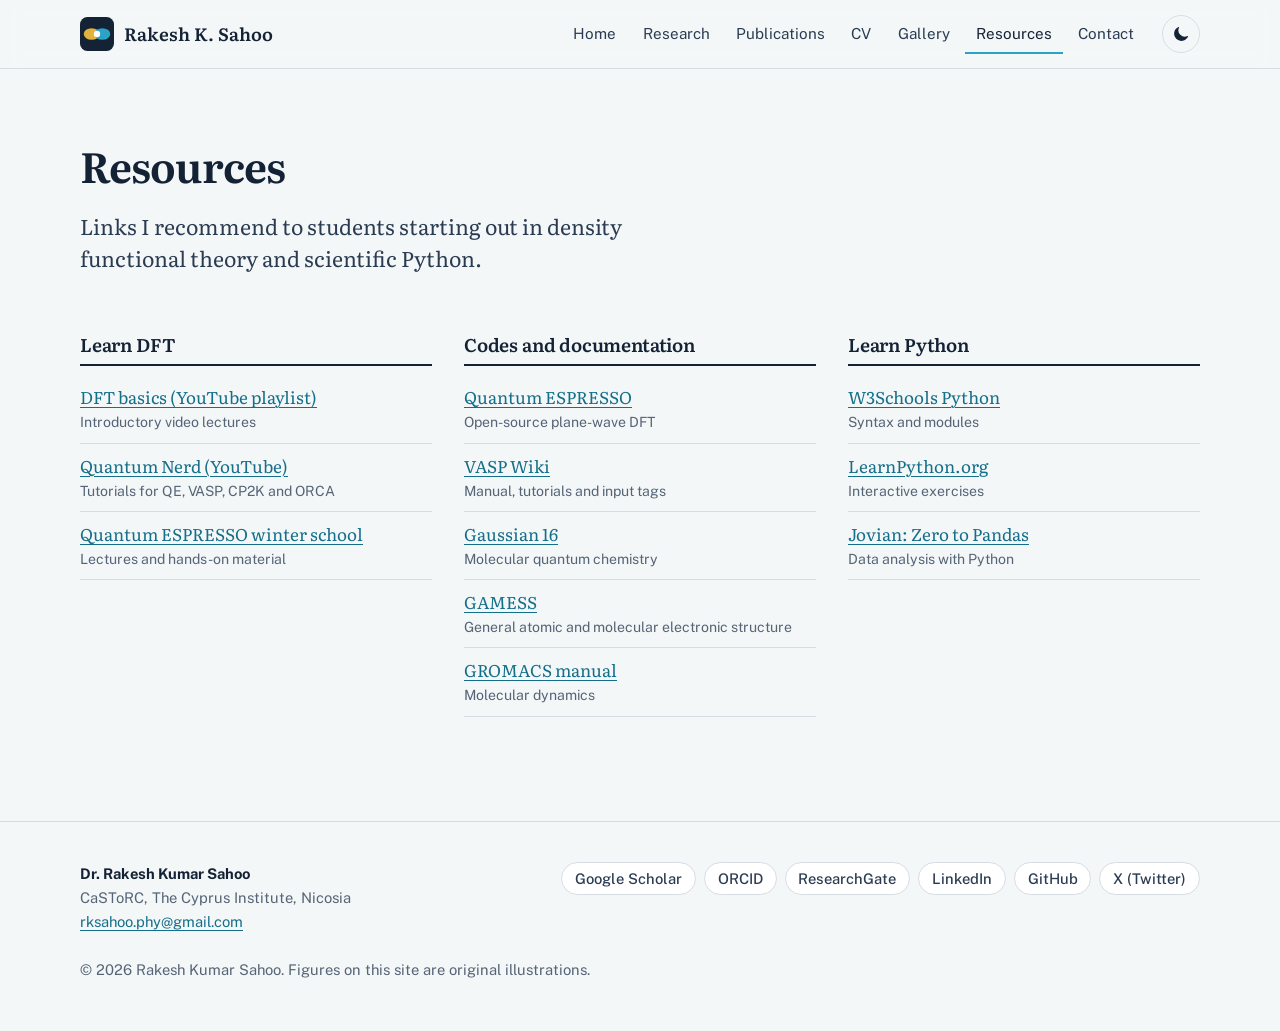
<file: resources.html>
<!doctype html>
<html lang="en">
<head>
<meta charset="utf-8">
<meta name="viewport" content="width=device-width, initial-scale=1">
<title>Resources | Rakesh Kumar Sahoo</title>
<meta name="description" content="Recommended resources for learning DFT, computational materials science and Python.">
<link rel="canonical" href="https://rksahoophy.github.io/resources.html">
<meta property="og:type" content="website">
<meta property="og:title" content="Resources | Rakesh Kumar Sahoo">
<meta property="og:description" content="Recommended resources for learning DFT, computational materials science and Python.">
<meta property="og:url" content="https://rksahoophy.github.io/resources.html">
<meta property="og:image" content="https://rksahoophy.github.io/assets/img/og-image.png">
<meta name="twitter:card" content="summary_large_image">
<link rel="icon" href="favicon.svg" type="image/svg+xml">
<link rel="apple-touch-icon" href="assets/img/apple-touch-icon.png">
<link rel="preconnect" href="https://fonts.googleapis.com">
<link rel="preconnect" href="https://fonts.gstatic.com" crossorigin>
<link href="https://fonts.googleapis.com/css2?family=Literata:ital,opsz,wght@0,7..72,400..700;1,7..72,400&family=Public+Sans:wght@400;500;600;700&display=swap" rel="stylesheet">
<script>try{var t=localStorage.getItem("theme");if(t==="dark"||t==="light")document.documentElement.setAttribute("data-theme",t)}catch(e){}</script>
<link rel="stylesheet" href="assets/css/style.css">

<script src="assets/js/main.js" defer></script>
</head>
<body>
<a class="skip" href="#main">Skip to content</a>
<header class="site-header">
  <div class="wrap">
    <a class="brand" href="index.html"><svg viewBox="0 0 64 64" aria-hidden="true"><rect width="64" height="64" rx="14" fill="#142235"/><ellipse cx="22" cy="32" rx="15" ry="11" fill="#E2B23A"/><ellipse cx="42" cy="32" rx="15" ry="11" fill="#2BA3C4"/><circle cx="32" cy="32" r="6" fill="#fff"/></svg><span>Rakesh K. Sahoo</span></a>
    <button class="nav-toggle" aria-expanded="false" aria-controls="site-nav">Menu</button>
    <nav id="site-nav" class="nav" aria-label="Main"><a href="index.html">Home</a><a href="research.html">Research</a><a href="publications.html">Publications</a><a href="cv.html">CV</a><a href="gallery.html">Gallery</a><a href="resources.html" aria-current="page">Resources</a><a href="contact.html">Contact</a></nav>
    <button class="theme-toggle" type="button" aria-label="Switch between light and dark mode" title="Light / dark mode"><svg class="i-moon" viewBox="0 0 24 24" aria-hidden="true"><path fill="currentColor" d="M20.7 14.6A8.5 8.5 0 0 1 9.4 3.3a.6.6 0 0 0-.8-.7A9.7 9.7 0 1 0 21.4 15.4a.6.6 0 0 0-.7-.8z"/></svg><svg class="i-sun" viewBox="0 0 24 24" aria-hidden="true"><g fill="none" stroke="currentColor" stroke-width="2" stroke-linecap="round"><circle cx="12" cy="12" r="4.2"/><path d="M12 2.5v2.2M12 19.3v2.2M2.5 12h2.2M19.3 12h2.2M5.3 5.3l1.6 1.6M17.1 17.1l1.6 1.6M5.3 18.7l1.6-1.6M17.1 6.9l1.6-1.6"/></g></svg></button>
  </div>
</header>
<main id="main">

<section class="page-head"><div class="wrap">
  <h1>Resources</h1>
  <p>Links I recommend to students starting out in density functional theory and scientific Python.</p>
</div></section>
<section class="section" style="border-top:0;padding-top:0"><div class="wrap links-grid">
<div><h3>Learn DFT</h3><ul><li><a href="https://www.youtube.com/playlist?list=PLDY7m-Rp92ERlBxMQFArr6r5SxHnt-VzO">DFT basics (YouTube playlist)</a><span>Introductory video lectures</span></li><li><a href="https://www.youtube.com/@realquantumnerd/playlists">Quantum Nerd (YouTube)</a><span>Tutorials for QE, VASP, CP2K and ORCA</span></li><li><a href="https://winterschool.cc/past/2021?view=article&id=3179&catid=128">Quantum ESPRESSO winter school</a><span>Lectures and hands-on material</span></li></ul></div><div><h3>Codes and documentation</h3><ul><li><a href="https://www.quantum-espresso.org/">Quantum ESPRESSO</a><span>Open-source plane-wave DFT</span></li><li><a href="https://www.vasp.at/wiki/">VASP Wiki</a><span>Manual, tutorials and input tags</span></li><li><a href="https://gaussian.com/gaussian16/">Gaussian 16</a><span>Molecular quantum chemistry</span></li><li><a href="https://www.msg.chem.iastate.edu/GAMESS/">GAMESS</a><span>General atomic and molecular electronic structure</span></li><li><a href="https://manual.gromacs.org/">GROMACS manual</a><span>Molecular dynamics</span></li></ul></div><div><h3>Learn Python</h3><ul><li><a href="https://www.w3schools.com/python/python_modules.asp">W3Schools Python</a><span>Syntax and modules</span></li><li><a href="https://www.learnpython.org/">LearnPython.org</a><span>Interactive exercises</span></li><li><a href="https://jovian.com/learn/data-analysis-with-python-zero-to-pandas">Jovian: Zero to Pandas</a><span>Data analysis with Python</span></li></ul></div>
</div></section>

</main>
<footer class="site-footer" data-site-footer></footer>
</body>
</html>
</file>
<file: assets/css/style.css>
/* ==========================================================================
   Rakesh Kumar Sahoo — personal academic site
   Palette borrowed from DFT isosurface plots: ink, cool paper, gold (+) and cyan (−) lobes.
   ========================================================================== */

:root {
  --paper: #F4F7F8;
  --surface: #FFFFFF;
  --ink: #142235;
  --ink-2: #2B3C52;
  --muted: #556476;
  --line: #D5DDE3;
  --cyan: #2BA3C4;      /* decorative lobe */
  --cyan-text: #156F8A; /* links: 5.6:1 on paper */
  --gold: #E2B23A;      /* decorative lobe */
  --gold-text: #8A6410;
  --metal: #7B5EA7;
  --on-ink: #FFFFFF;     /* text on ink-coloured buttons */
  --hover: #E6ECF0;
  --tag-bg: #FBF1D6;
  --placeholder: #DDE5EA;
  --fig-bg: var(--surface);
  --mol-bond: #142235;  /* hero molecule */
  --mol-c1: #5A6B80;
  --mol-c2: #142235;
  color-scheme: light dark;

  --serif: "Literata", Georgia, "Times New Roman", serif;
  --sans: "Public Sans", "Helvetica Neue", Arial, sans-serif;

  /* modular scale, ratio 1.25 from 1.0625rem */
  --t-0: .875rem;
  --t-1: 1.0625rem;
  --t-2: 1.33rem;
  --t-3: 1.66rem;
  --t-4: 2.07rem;
  --t-5: 2.6rem;
  --t-6: clamp(2.5rem, 5.2vw, 3.9rem);

  --measure: 68ch;
  --wrap: 1120px;
  --gutter: clamp(1.25rem, 4vw, 2.5rem);
}

/* ---------- dark mode: follows the system setting unless the visitor picks one with the header button ---------- */
@media (prefers-color-scheme: dark) {
  :root:not([data-theme="light"]) {
    --paper: #0F1722;
    --surface: #17212E;
    --ink: #E6EDF3;
    --ink-2: #C3CFDA;
    --muted: #95A4B4;
    --line: #2A3746;
    --cyan-text: #6CC6E0;
    --gold-text: #E8C25A;
    --on-ink: #0F1722;
    --hover: #1E2A38;
    --tag-bg: #3A3120;
    --placeholder: #223040;
    --fig-bg: #EEF3F6;    /* research figures are drawn for a light background */
    --mol-bond: #C9D6E2;
    --mol-c1: #E9EFF4;
    --mol-c2: #7E91A6;
  }
}
:root[data-theme="dark"] {
  color-scheme: dark;
    --paper: #0F1722;
    --surface: #17212E;
    --ink: #E6EDF3;
    --ink-2: #C3CFDA;
    --muted: #95A4B4;
    --line: #2A3746;
    --cyan-text: #6CC6E0;
    --gold-text: #E8C25A;
    --on-ink: #0F1722;
    --hover: #1E2A38;
    --tag-bg: #3A3120;
    --placeholder: #223040;
    --fig-bg: #EEF3F6;    /* research figures are drawn for a light background */
    --mol-bond: #C9D6E2;
    --mol-c1: #E9EFF4;
    --mol-c2: #7E91A6;
}
:root[data-theme="light"] { color-scheme: light; }

*, *::before, *::after { box-sizing: border-box; }
html { -webkit-text-size-adjust: 100%; scroll-padding-top: 5rem; }
body {
  margin: 0;
  background: var(--paper);
  color: var(--ink);
  font-family: var(--serif);
  font-size: var(--t-1);
  line-height: 1.65;
  font-optical-sizing: auto;
  text-rendering: optimizeLegibility;
}
img, svg { max-width: 100%; height: auto; display: block; }
a { color: var(--cyan-text); text-decoration-thickness: 1px; text-underline-offset: .18em; }
a:hover { color: var(--ink); }
:focus-visible { outline: 3px solid var(--gold); outline-offset: 3px; border-radius: 3px; }

h1, h2, h3 { font-family: var(--serif); line-height: 1.18; font-weight: 600; letter-spacing: -.01em; margin: 0 0 .5em; }
h1 { font-size: var(--t-6); letter-spacing: -.025em; font-weight: 650; }
h2 { font-size: var(--t-4); }
h3 { font-size: var(--t-2); }
p { margin: 0 0 1em; max-width: var(--measure); }

.skip { position: absolute; left: -999px; top: 0; background: var(--ink); color: var(--on-ink); padding: .6rem 1rem; z-index: 100; }
.skip:focus { left: 1rem; top: 1rem; }

.wrap { width: min(100% - 2 * var(--gutter), var(--wrap)); margin-inline: auto; }

/* ---------- header ---------- */
.site-header {
  position: sticky; top: 0; z-index: 50;
  background: color-mix(in srgb, var(--paper) 88%, transparent);
  backdrop-filter: saturate(140%) blur(10px);
  border-bottom: 1px solid var(--line);
}
.site-header .wrap { display: flex; align-items: center; justify-content: space-between; min-height: 4.25rem; gap: 1rem; }
.brand { display: flex; align-items: center; gap: .65rem; color: var(--ink); text-decoration: none; font-family: var(--serif); font-weight: 600; font-size: 1.12rem; }
.brand svg, .brand img { width: 34px; height: 34px; }
.nav { display: flex; gap: .25rem; font-family: var(--sans); font-size: .95rem; }
.nav a { color: var(--ink-2); text-decoration: none; padding: .45rem .7rem; border-radius: 6px; }
.nav a:hover { background: var(--hover); color: var(--ink); }
.nav a[aria-current="page"] { color: var(--ink); box-shadow: inset 0 -2px 0 var(--cyan); border-radius: 0; }
.brand { margin-right: auto; }
.nav { order: 2; }
.theme-toggle { order: 3; display: inline-grid; place-items: center; width: 2.4rem; height: 2.4rem; flex: none; border: 1px solid var(--line); border-radius: 50%; background: none; color: var(--ink); cursor: pointer; padding: 0; }
.theme-toggle:hover { background: var(--hover); }
.theme-toggle svg { width: 18px; height: 18px; }
.theme-toggle .i-sun { display: none; }
:root[data-theme="dark"] .theme-toggle .i-sun { display: block; }
:root[data-theme="dark"] .theme-toggle .i-moon { display: none; }
@media (prefers-color-scheme: dark) {
  :root:not([data-theme="light"]) .theme-toggle .i-sun { display: block; }
  :root:not([data-theme="light"]) .theme-toggle .i-moon { display: none; }
}
.nav-toggle { order: 4; display: none; font: 500 .95rem var(--sans); background: none; border: 1px solid var(--line); border-radius: 6px; padding: .45rem .8rem; color: var(--ink); cursor: pointer; }

@media (max-width: 860px) {
  .nav-toggle { display: inline-block; }
  .nav { display: none; position: absolute; left: 0; right: 0; top: 100%; flex-direction: column; padding: .5rem var(--gutter) 1rem; background: var(--paper); border-bottom: 1px solid var(--line); }
  .nav.open { display: flex; }
  .nav a { padding: .7rem .2rem; font-size: 1.05rem; }
  .nav a[aria-current="page"] { box-shadow: inset 3px 0 0 var(--cyan); padding-left: .8rem; }
}

/* ---------- hero (home) ---------- */
.hero { padding: clamp(2.5rem, 7vw, 5.5rem) 0 clamp(2rem, 5vw, 4rem); }
.hero .wrap { display: grid; grid-template-columns: minmax(0, 1.1fr) minmax(0, .9fr); gap: clamp(1.5rem, 4vw, 4rem); align-items: center; }
.hero-id { display: flex; align-items: center; gap: 1rem; margin-bottom: 1.6rem; font-family: var(--sans); color: var(--muted); font-size: .95rem; line-height: 1.4; }
.portrait { width: 76px; height: 76px; border-radius: 50%; object-fit: cover; background: var(--placeholder); flex: none; border: 2px solid var(--surface); box-shadow: 0 0 0 1px var(--line); }
.portrait-fallback { display: grid; place-items: center; font: 600 1.4rem var(--serif); color: var(--ink); }
.hero h1 { margin-bottom: .35em; white-space: nowrap; font-size: clamp(1.9rem, 4.6vw, 3.6rem); }
.lede { font-size: var(--t-2); line-height: 1.5; color: var(--ink-2); max-width: 34ch; margin-bottom: 1.6rem; }
.actions { display: flex; flex-wrap: wrap; gap: .7rem; }
.btn { display: inline-flex; align-items: center; gap: .5rem; font: 600 .95rem var(--sans); text-decoration: none; padding: .75rem 1.15rem; border-radius: 999px; border: 1.5px solid var(--ink); color: var(--ink); background: transparent; cursor: pointer; }
.btn:hover { background: var(--ink); color: var(--on-ink); }
.btn.primary { background: var(--ink); color: var(--on-ink); }
.btn.primary:hover { background: var(--ink-2); }
.btn svg { width: 18px; height: 18px; }

.molecule-stage { position: relative; max-width: 520px; justify-self: center; width: 100%; }
.molecule-stage svg { width: 100%; aspect-ratio: 1; height: auto; overflow: visible; }
.molecule-caption { font-family: var(--sans); font-size: var(--t-0); color: var(--muted); text-align: center; margin: 1rem auto 0; max-width: 36ch; }

@media (max-width: 860px) {
  .hero .wrap { grid-template-columns: 1fr; }
  .molecule-stage { max-width: 300px; }
}

/* ---------- sections ---------- */
.section { padding: clamp(2.5rem, 6vw, 4.5rem) 0; border-top: 1px solid var(--line); }
.section-head { display: flex; align-items: baseline; justify-content: space-between; gap: 1rem; flex-wrap: wrap; margin-bottom: 1.8rem; }
.section-head h2 { margin: 0; }
.section-head a { font-family: var(--sans); font-size: .95rem; }
.page-head { padding: clamp(2.5rem, 6vw, 4.5rem) 0 clamp(1.5rem, 3vw, 2.5rem); }
.page-head p { font-size: var(--t-2); color: var(--ink-2); line-height: 1.5; max-width: 52ch; }
.page-head h1 { font-size: var(--t-5); }

.two-col { display: grid; grid-template-columns: 15rem minmax(0, 1fr); gap: clamp(1.5rem, 4vw, 3.5rem); }
.two-col > h2 { font-size: var(--t-3); }
@media (max-width: 760px) { .two-col { grid-template-columns: 1fr; } }

.sans { font-family: var(--sans); }
.muted { color: var(--muted); }
.small { font-size: var(--t-0); }

/* ---------- timeline (dated, so a sequence) ---------- */
.timeline { list-style: none; margin: 0; padding: 0; }
.timeline li { display: grid; grid-template-columns: 8.5rem minmax(0, 1fr); gap: 1.25rem; padding: .95rem 0; border-bottom: 1px solid var(--line); }
.timeline li:first-child { padding-top: 0; }
.timeline time, .timeline .when { font-family: var(--sans); font-size: .92rem; color: var(--muted); padding-top: .2rem; font-variant-numeric: tabular-nums; }
.timeline strong { font-weight: 600; }
.timeline .where { display: block; font-family: var(--sans); font-size: .95rem; color: var(--muted); }
.timeline p { margin: .3rem 0 0; }
@media (max-width: 560px) { .timeline li { grid-template-columns: 1fr; gap: .2rem; } }

.news-flag { display: inline-block; width: .6rem; height: .6rem; border-radius: 50%; background: var(--gold); margin-right: .45rem; vertical-align: .08em; }

/* ---------- research themes ---------- */
.themes { display: grid; gap: clamp(2rem, 4vw, 3.5rem); }
.theme { display: grid; grid-template-columns: minmax(0, 1fr) minmax(0, 1fr); gap: clamp(1.25rem, 3.5vw, 3rem); align-items: center; }
.theme:nth-child(even) .theme-fig { order: 2; }
.theme-fig { background: var(--fig-bg); border: 1px solid var(--line); border-radius: 14px; padding: 1rem; margin: 0; }
.theme-fig figcaption { font-family: var(--sans); font-size: var(--t-0); color: #556476; margin-top: .6rem; line-height: 1.45; }
.theme h3 { font-size: var(--t-3); }
.theme .status { font-family: var(--sans); font-size: .9rem; color: var(--gold-text); margin-bottom: .6rem; display: block; }
.theme ul { padding-left: 1.1rem; margin: 0; }
.theme li { margin-bottom: .3rem; }
@media (max-width: 760px) {
  .theme { grid-template-columns: 1fr; }
  .theme:nth-child(even) .theme-fig { order: 0; }
}

.compact-themes { display: grid; grid-template-columns: repeat(auto-fit, minmax(15rem, 1fr)); gap: 1.5rem 2rem; }
.compact-themes a { text-decoration: none; color: inherit; display: block; }
.compact-themes img { background: var(--fig-bg); border: 1px solid var(--line); border-radius: 12px; padding: .6rem; aspect-ratio: 16 / 10; object-fit: contain; width: 100%; margin-bottom: .8rem; }
.compact-themes h3 { font-size: 1.15rem; margin-bottom: .25rem; }
.compact-themes a:hover h3 { color: var(--cyan-text); text-decoration: underline; text-underline-offset: .18em; }
.compact-themes p { font-size: .98rem; color: var(--ink-2); margin: 0; }

/* ---------- stats ---------- */
.facts { display: flex; flex-wrap: wrap; gap: 1rem 2.5rem; margin: 2rem 0 0; padding: 0; list-style: none; font-family: var(--sans); }
.facts b { display: block; font: 600 var(--t-3)/1.1 var(--serif); color: var(--ink); }
.facts span { color: var(--muted); font-size: .92rem; }

/* ---------- publications ---------- */
.pub-tools { display: flex; flex-wrap: wrap; gap: .75rem; align-items: center; margin-bottom: 1.5rem; font-family: var(--sans); }
.pub-tools input[type="search"] { flex: 1 1 16rem; font: 1rem var(--sans); padding: .7rem .95rem; border: 1px solid var(--line); border-radius: 8px; background: var(--surface); color: var(--ink); }
.seg { display: inline-flex; border: 1px solid var(--line); border-radius: 8px; overflow: hidden; background: var(--surface); }
.seg button { font: 500 .92rem var(--sans); padding: .62rem .9rem; border: 0; background: none; color: var(--ink-2); cursor: pointer; }
.seg button + button { border-left: 1px solid var(--line); }
.seg button[aria-pressed="true"] { background: var(--ink); color: var(--on-ink); }
.pub-count { font-size: .92rem; color: var(--muted); }

.pub-year { font: 600 var(--t-2) var(--serif); color: var(--muted); margin: 2rem 0 .4rem; padding-bottom: .4rem; border-bottom: 1px solid var(--line); }
.pub-list { list-style: none; margin: 0; padding: 0; }
.pub { padding: 1rem 0; border-bottom: 1px solid var(--line); display: grid; grid-template-columns: 1.6rem minmax(0, 1fr); gap: .6rem; }
.pub-mark { width: .7rem; height: .7rem; margin-top: .55rem; border-radius: 50%; }
.pub-mark.first { background: var(--gold); }
.pub-mark.co { background: transparent; border: 2px solid var(--cyan); }
.pub-title { font-weight: 600; font-size: 1.06rem; line-height: 1.4; margin: 0 0 .25rem; max-width: 72ch; }
.pub-authors { font-family: var(--sans); font-size: .93rem; color: var(--ink-2); margin: 0; }
.pub-authors .me { font-weight: 700; color: var(--ink); }
.pub-venue { font-family: var(--sans); font-size: .93rem; color: var(--muted); margin: .1rem 0 0; }
.pub-venue em { color: var(--ink-2); }
.pub-links { margin-top: .35rem; font-family: var(--sans); font-size: .9rem; display: flex; gap: 1rem; flex-wrap: wrap; }
.tag { font-family: var(--sans); font-size: .78rem; font-weight: 600; color: var(--gold-text); background: var(--tag-bg); padding: .12rem .5rem; border-radius: 4px; margin-left: .4rem; vertical-align: .15em; }
.legend { font-family: var(--sans); font-size: .9rem; color: var(--muted); display: flex; gap: 1.5rem; flex-wrap: wrap; margin-bottom: .5rem; }
.legend span { display: inline-flex; align-items: center; gap: .45rem; }
.legend .pub-mark { margin: 0; }
.empty { font-family: var(--sans); color: var(--muted); padding: 2rem 0; }

/* ---------- lists / cards ---------- */
.plain { list-style: none; padding: 0; margin: 0; }
.plain li { padding: .55rem 0; border-bottom: 1px solid var(--line); }
.plain li:last-child { border-bottom: 0; }
.awards li { display: grid; grid-template-columns: 4rem minmax(0, 1fr); gap: 1rem; }
.awards .yr { font-family: var(--sans); color: var(--muted); font-size: .92rem; padding-top: .15rem; font-variant-numeric: tabular-nums; }

.skills { display: grid; grid-template-columns: repeat(auto-fit, minmax(14rem, 1fr)); gap: 1.25rem 2rem; }
.skills h3 { font-size: 1.05rem; margin-bottom: .35rem; }
.skills p { font-family: var(--sans); font-size: .95rem; color: var(--ink-2); margin: 0; }

.people { display: grid; grid-template-columns: repeat(auto-fit, minmax(16rem, 1fr)); gap: .75rem 1.5rem; list-style: none; padding: 0; margin: 0; }
.person { display: flex; align-items: center; gap: .9rem; padding: .6rem; margin: -.6rem; border-radius: 12px; color: inherit; text-decoration: none; }
a.person:hover { background: var(--hover); }
a.person:hover .pname { color: var(--cyan-text); text-decoration: underline; text-underline-offset: .18em; }
.avatar { width: 56px; height: 56px; border-radius: 50%; flex: none; display: grid; place-items: center; overflow: hidden;
  background: var(--placeholder); color: var(--ink-2); font: 600 1.05rem var(--sans); border: 2px solid var(--surface); box-shadow: 0 0 0 1px var(--line); }
.avatar img { width: 100%; height: 100%; object-fit: cover; }
.pname { display: block; font-weight: 600; line-height: 1.3; }
.people .aff { display: block; font-family: var(--sans); font-size: .9rem; color: var(--muted); line-height: 1.35; }

.links-grid { display: grid; grid-template-columns: repeat(auto-fit, minmax(16rem, 1fr)); gap: 2rem; }
.links-grid h3 { font-size: 1.15rem; padding-bottom: .5rem; border-bottom: 2px solid var(--ink); }
.links-grid ul { list-style: none; padding: 0; margin: 0; }
.links-grid li { padding: .5rem 0; border-bottom: 1px solid var(--line); }
.links-grid li span { display: block; font-family: var(--sans); font-size: .88rem; color: var(--muted); }

/* ---------- gallery ---------- */
.gallery { display: grid; grid-template-columns: repeat(auto-fill, minmax(17rem, 1fr)); gap: 1.5rem; }
.gallery figure { margin: 0; }
.gallery button { all: unset; cursor: zoom-in; display: block; width: 100%; border-radius: 10px; overflow: hidden; background: var(--placeholder); aspect-ratio: 4 / 3; }
.gallery button:focus-visible { outline: 3px solid var(--gold); outline-offset: 3px; }
.gallery img { width: 100%; height: 100%; object-fit: cover; object-position: center 22%; }
.gallery figcaption { font-family: var(--sans); font-size: .93rem; color: var(--ink-2); margin-top: .6rem; line-height: 1.45; }
.gallery figcaption strong { font-weight: 600; color: var(--ink); }
.gallery-desc { font-size: .98rem; color: var(--ink-2); margin: .45rem 0 0; line-height: 1.55; }
.gallery figcaption time { display: block; color: var(--muted); font-size: .85rem; }
.lightbox { border: 0; padding: 0; background: transparent; max-width: min(92vw, 1200px); }
.lightbox::backdrop { background: rgba(20, 34, 53, .88); }
.lightbox img { max-height: 82vh; width: auto; margin: 0 auto; border-radius: 6px; }
.lightbox p { color: #fff; font-family: var(--sans); text-align: center; margin: .8rem auto 0; max-width: 70ch; }
.lightbox .lb-desc { display: block; margin-top: .4rem; color: #D5DEE6; font-family: var(--serif); }
.lightbox button { position: fixed; top: 1rem; right: 1rem; font: 600 1rem var(--sans); background: #fff; color: var(--ink); border: 0; border-radius: 999px; padding: .55rem 1rem; cursor: pointer; }

/* ---------- contact ---------- */
.contact-grid { display: grid; grid-template-columns: minmax(0, 1fr) minmax(0, 1fr); gap: clamp(1.5rem, 4vw, 3.5rem); }
@media (max-width: 760px) { .contact-grid { grid-template-columns: 1fr; } }
.contact-block { background: var(--surface); border: 1px solid var(--line); border-radius: 14px; padding: 1.5rem 1.6rem; }
.contact-block h2 { font-size: var(--t-2); }
.contact-block address { font-style: normal; line-height: 1.6; }
.contact-block dl { margin: 0; display: grid; grid-template-columns: auto 1fr; gap: .5rem 1rem; font-family: var(--sans); }
.contact-block dt { color: var(--muted); }
.contact-block dd { margin: 0; }
.map { width: 100%; aspect-ratio: 4 / 3; border: 1px solid var(--line); border-radius: 14px; }

.profiles { display: flex; flex-wrap: wrap; gap: .5rem; list-style: none; padding: 0; margin: 0; }
.profiles a { display: inline-flex; align-items: center; gap: .45rem; font: 500 .92rem var(--sans); color: var(--ink-2); text-decoration: none; padding: .45rem .8rem; border: 1px solid var(--line); border-radius: 999px; background: var(--surface); }
.profiles a:hover { border-color: var(--ink); color: var(--ink); }
.profiles svg { width: 16px; height: 16px; }

/* ---------- footer ---------- */
.site-footer { border-top: 1px solid var(--line); padding: 2.5rem 0 3rem; margin-top: 2rem; font-family: var(--sans); font-size: .92rem; color: var(--muted); }
.site-footer .wrap { display: flex; justify-content: space-between; gap: 1.5rem; flex-wrap: wrap; align-items: flex-start; }
.site-footer p { margin: 0; }
.footer-name { color: var(--ink); }

@media (prefers-reduced-motion: reduce) {
  *, *::before, *::after { animation: none !important; transition: none !important; scroll-behavior: auto !important; }
}

/* ---------- open to collaboration ---------- */
.open-to { margin: 2rem 0 0; padding: 1rem 1.2rem; border-left: 3px solid var(--gold); background: var(--surface); border-radius: 0 10px 10px 0; max-width: none; }
.open-to-label { display: block; font: 600 .85rem var(--sans); letter-spacing: .04em; text-transform: uppercase; color: var(--gold-text); margin-bottom: .25rem; }
.page-head .open-to { font-size: 1rem; color: var(--ink); max-width: 60ch; }

/* ---------- research: links to papers, software ---------- */
.theme-papers { display: inline-block; margin-top: .9rem; font: 600 .95rem var(--sans); }
.softs { display: grid; gap: 1.5rem; }
.soft { display: grid; grid-template-columns: minmax(0, 18rem) minmax(0, 1fr); gap: 1.5rem; align-items: center; background: var(--surface); border: 1px solid var(--line); border-radius: 14px; padding: 1.2rem; }
.soft img { background: var(--fig-bg); border-radius: 10px; padding: .5rem; width: 100%; }
.soft h3 { margin-bottom: .4rem; }
.soft p { margin-bottom: .5rem; }
.soft-tags { font: .9rem var(--sans); color: var(--muted); }
.soft-link { font: 600 .95rem var(--sans); }
@media (max-width: 640px) { .soft { grid-template-columns: 1fr; } }

/* ---------- publications: topic menu, Cite panel, chart ---------- */
.sr { position: absolute !important; width: 1px; height: 1px; overflow: hidden; clip: rect(0 0 0 0); white-space: nowrap; }
.pub-select { font: 500 .92rem var(--sans); padding: .62rem .8rem; border: 1px solid var(--line); border-radius: 8px; background: var(--surface); color: var(--ink); max-width: 100%; }
.cite-btn, .cite-copy { font: 500 .88rem var(--sans); color: var(--cyan-text); background: none; border: 1px solid var(--line); border-radius: 999px; padding: .05rem .7rem; cursor: pointer; }
.cite-btn:hover, .cite-copy:hover, .cite-btn[aria-expanded="true"] { border-color: var(--cyan-text); }
.cite-box { margin-top: .6rem; padding: .8rem 1rem; background: var(--surface); border: 1px solid var(--line); border-radius: 10px; font-family: var(--sans); font-size: .88rem; }
.cite-row { display: flex; justify-content: space-between; align-items: center; margin-top: .3rem; }
.cite-label { font-weight: 600; color: var(--muted); font-size: .8rem; letter-spacing: .04em; text-transform: uppercase; }
.cite-apa { margin: .3rem 0 .7rem; max-width: none; }
.cite-bib { margin: .3rem 0 0; padding: .6rem .7rem; background: var(--paper); border-radius: 6px; overflow-x: auto; font: .8rem/1.5 ui-monospace, "SFMono-Regular", Menlo, Consolas, monospace; white-space: pre; }

.cite-chart { margin: 1.6rem 0 0; max-width: 40rem; }
.cite-chart figcaption { font: 600 .95rem var(--sans); color: var(--ink); margin-bottom: .4rem; }
.cite-chart figcaption .muted { font-weight: 400; }
.cc-wrap { position: relative; }
.cc-wrap svg { width: 100%; height: auto; overflow: visible; }
.cc-grid { stroke: var(--line); stroke-width: 1; }
.cc-axis { fill: var(--muted); font: 11px var(--sans); }
.cc-label { fill: var(--ink-2); font: 600 11px var(--sans); }
.cc-bar path { fill: var(--cyan); }
.cc-bar.on path { fill: var(--cyan-text); }
.cc-hit { fill: transparent; }
.cc-tip { position: absolute; pointer-events: none; background: var(--ink); color: var(--on-ink); font: 500 .82rem var(--sans); padding: .3rem .55rem; border-radius: 6px; white-space: nowrap; }

.file-notice { background: #FFF4D6; color: #5C4400; font: 500 .95rem var(--sans); padding: .8rem var(--gutter); text-align: center; }
.file-notice code { background: rgba(0,0,0,.07); padding: .1rem .35rem; border-radius: 4px; }

@media print {
  .site-header, .site-footer, .pub-tools, .actions, .molecule-stage { display: none !important; }
  body { background: #fff; }
}
</file>
